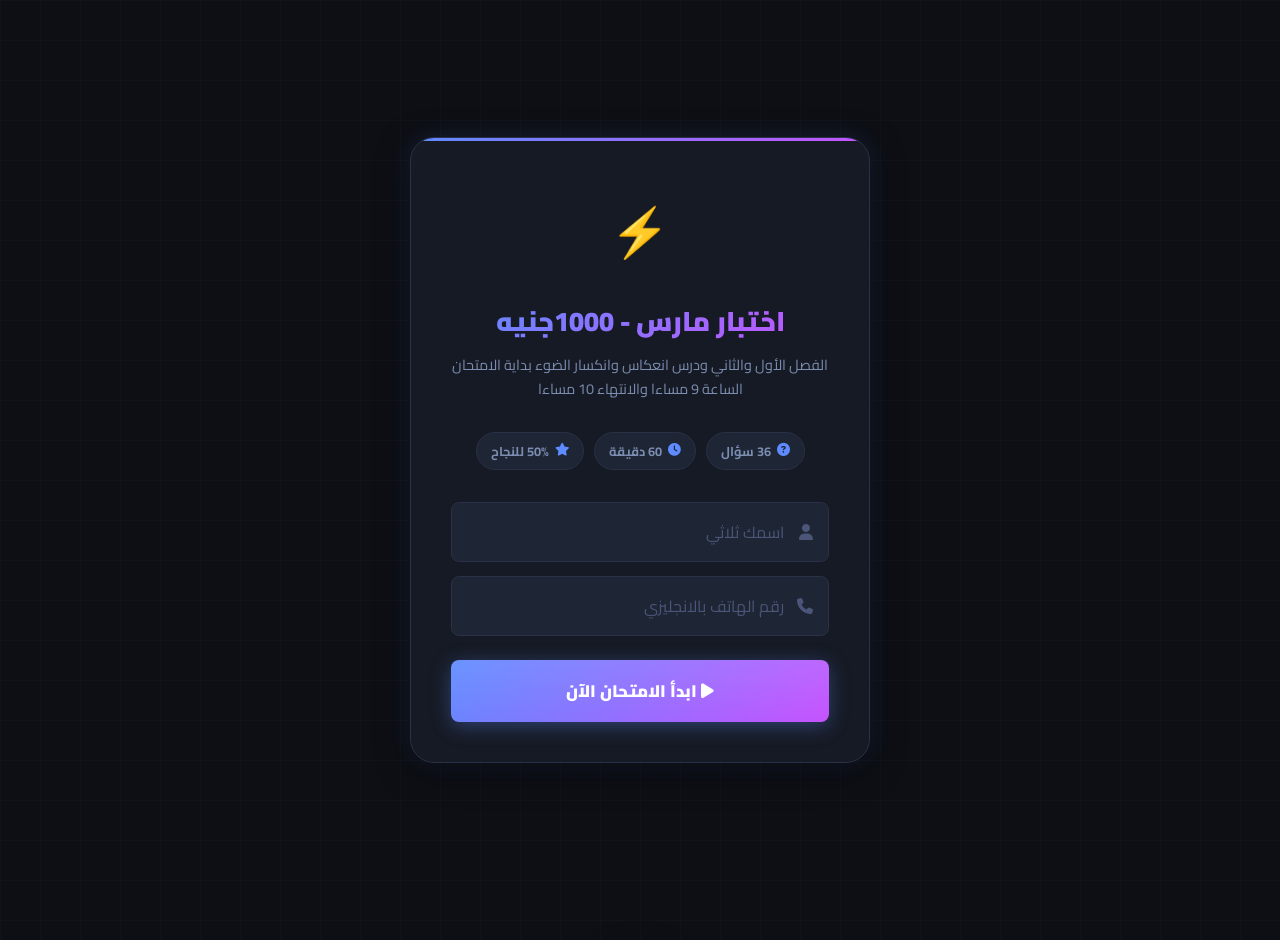
<file: exam.html>
<!DOCTYPE html>
<html lang="ar" dir="rtl">

<head>
    <meta charset="UTF-8" />
    <meta name="viewport" content="width=device-width, initial-scale=1.0" />
    <title>اختبار مارس - هكر الفيزياء</title>
    <link rel="icon" href="logo.png" type="image/png" />
    <link rel="preconnect" href="https://fonts.googleapis.com" />
    <link
        href="https://fonts.googleapis.com/css2?family=Cairo:wght@400;600;700;800;900&family=JetBrains+Mono:wght@400;700&display=swap"
        rel="stylesheet" />
    <link rel="stylesheet" href="https://cdnjs.cloudflare.com/ajax/libs/font-awesome/6.4.0/css/all.min.css" />

    <style>
        /* ============================================================
       CSS VARIABLES & RESET
    ============================================================ */
        :root {
            --bg: #0d0f14;
            --surface: #161a24;
            --surface2: #1e2535;
            --border: #2a3045;
            --border-glow: #3d4f7a;
            --accent: #5e8bff;
            --accent2: #c653ff;
            --accent-grad: linear-gradient(135deg, #5e8bff, #c653ff);
            --green: #22c55e;
            --red: #ef4444;
            --yellow: #f59e0b;
            --text: #e8ecf5;
            --text-muted: #7b8db0;
            --text-dim: #4a5578;
            --radius: 14px;
            --radius-sm: 8px;
            --shadow: 0 8px 32px rgba(0, 0, 0, 0.5);
            --shadow-glow: 0 0 24px rgba(94, 139, 255, 0.18);
            --font: 'Cairo', sans-serif;
            --mono: 'JetBrains Mono', monospace;
            --timer-color: #5e8bff;
        }

        *,
        *::before,
        *::after {
            box-sizing: border-box;
            margin: 0;
            padding: 0;
        }

        html {
            scroll-behavior: smooth;
        }

        body {
            font-family: var(--font);
            background: var(--bg);
            color: var(--text);
            min-height: 100vh;
            overflow-x: hidden;
            /* subtle grid texture */
            background-image:
                linear-gradient(rgba(94, 139, 255, 0.03) 1px, transparent 1px),
                linear-gradient(90deg, rgba(94, 139, 255, 0.03) 1px, transparent 1px);
            background-size: 40px 40px;
        }

        a {
            color: inherit;
            text-decoration: none;
        }

        button {
            font-family: var(--font);
            cursor: pointer;
        }

        input {
            font-family: var(--font);
        }

        /* ============================================================
       SCROLLBAR
    ============================================================ */
        ::-webkit-scrollbar {
            width: 6px;
        }

        ::-webkit-scrollbar-track {
            background: var(--bg);
        }

        ::-webkit-scrollbar-thumb {
            background: var(--border-glow);
            border-radius: 99px;
        }

        /* ============================================================
       STICKY HEADER / TIMER BAR
    ============================================================ */
        #exam-header {
            position: sticky;
            top: 0;
            z-index: 100;
            background: rgba(13, 15, 20, 0.92);
            backdrop-filter: blur(16px);
            border-bottom: 1px solid var(--border);
            padding: 14px 24px;
            /* 🔒 مخفي دايمًا بالـ default — CSS بيتحكم مش inline style */
            display: none !important;
            align-items: center;
            justify-content: space-between;
            gap: 16px;
        }

        /* ✅ بيظهر بس لما الامتحان يبدأ فعلاً */
        body.exam-active #exam-header {
            display: flex !important;
        }

        .header-title {
            font-size: 1rem;
            font-weight: 800;
            color: var(--text);
            display: flex;
            align-items: center;
            gap: 10px;
        }

        .header-title span {
            background: var(--accent-grad);
            -webkit-background-clip: text;
            background-clip: text;
            -webkit-text-fill-color: transparent;
        }

        /* Progress bar under header */
        #progress-track {
            position: absolute;
            bottom: 0;
            left: 0;
            height: 3px;
            width: 100%;
            background: var(--border);
        }

        #progress-fill {
            height: 100%;
            background: var(--accent-grad);
            transition: width 0.4s ease;
            width: 0%;
        }

        /* Timer */
        #timer-wrap {
            display: flex;
            align-items: center;
            gap: 10px;
            background: var(--surface2);
            border: 1px solid var(--border);
            border-radius: 50px;
            padding: 8px 18px;
            font-family: var(--mono);
            font-weight: 700;
            font-size: 1.1rem;
            color: var(--timer-color);
            transition: color 0.3s, border-color 0.3s, background 0.3s;
            min-width: 110px;
            justify-content: center;
        }

        #timer-wrap.warn {
            color: var(--yellow);
            border-color: var(--yellow);
            background: rgba(245, 158, 11, 0.08);
        }

        #timer-wrap.danger {
            color: var(--red);
            border-color: var(--red);
            background: rgba(239, 68, 68, 0.1);
            animation: timerPulse 1s infinite;
        }

        @keyframes timerPulse {

            0%,
            100% {
                box-shadow: none;
            }

            50% {
                box-shadow: 0 0 16px rgba(239, 68, 68, 0.4);
            }
        }

        /* Question counter chip */
        #q-counter {
            font-size: 0.85rem;
            color: var(--text-muted);
            background: var(--surface2);
            border: 1px solid var(--border);
            border-radius: 50px;
            padding: 6px 14px;
            font-weight: 700;
            white-space: nowrap;
        }

        /* ============================================================
       MAIN WRAPPER
    ============================================================ */
        #app {
            max-width: 780px;
            margin: 0 auto;
            padding: 40px 20px 80px;
        }

        /* ============================================================
       SCREEN HELPERS
    ============================================================ */
        .screen:not(.active) {
            display: none !important;
        }

        .screen.active {
            animation: fadeUp 0.4s ease both;
        }

        @keyframes fadeUp {
            from {
                opacity: 0;
                transform: translateY(18px);
            }

            to {
                opacity: 1;
                transform: translateY(0);
            }
        }

        /* ============================================================
       SCREEN: REGISTRATION
    ============================================================ */
        #screen-register {
            display: flex;
            flex-direction: column;
            align-items: center;
            justify-content: center;
            min-height: calc(100vh - 80px);
            text-align: center;
            gap: 0;
        }

        .register-card {
            background: var(--surface);
            border: 1px solid var(--border);
            border-radius: 24px;
            padding: 48px 40px 40px;
            max-width: 460px;
            width: 100%;
            box-shadow: var(--shadow), var(--shadow-glow);
            position: relative;
            overflow: hidden;
        }

        .register-card::before {
            content: '';
            position: absolute;
            top: 0;
            left: 0;
            right: 0;
            height: 3px;
            background: var(--accent-grad);
        }

        .register-icon {
            font-size: 3rem;
            margin-bottom: 20px;
            display: block;
            animation: iconFloat 3s ease-in-out infinite;
        }

        @keyframes iconFloat {

            0%,
            100% {
                transform: translateY(0);
            }

            50% {
                transform: translateY(-8px);
            }
        }

        .register-card h1 {
            font-size: 1.7rem;
            font-weight: 900;
            margin-bottom: 6px;
            background: var(--accent-grad);
            -webkit-background-clip: text;
            background-clip: text;
            -webkit-text-fill-color: transparent;
        }

        .register-card .subtitle {
            font-size: 0.9rem;
            color: var(--text-muted);
            margin-bottom: 32px;
            line-height: 1.6;
        }

        .exam-meta-chips {
            display: flex;
            justify-content: center;
            gap: 10px;
            flex-wrap: wrap;
            margin-bottom: 32px;
        }

        .chip {
            background: var(--surface2);
            border: 1px solid var(--border);
            border-radius: 50px;
            padding: 6px 14px;
            font-size: 0.8rem;
            font-weight: 700;
            color: var(--text-muted);
            display: flex;
            align-items: center;
            gap: 6px;
        }

        .chip i {
            color: var(--accent);
        }

        /* Form fields */
        .field-group {
            display: flex;
            flex-direction: column;
            gap: 14px;
            margin-bottom: 24px;
        }

        .field-wrap {
            position: relative;
        }

        .field-wrap i {
            position: absolute;
            right: 16px;
            top: 50%;
            transform: translateY(-50%);
            color: var(--text-dim);
            font-size: 1rem;
            pointer-events: none;
            transition: color 0.2s;
        }

        .field-wrap input {
            width: 100%;
            background: var(--surface2);
            border: 1px solid var(--border);
            border-radius: var(--radius-sm);
            padding: 14px 44px 14px 16px;
            font-size: 1rem;
            color: var(--text);
            outline: none;
            transition: border-color 0.2s, box-shadow 0.2s;
            direction: rtl;
        }

        .field-wrap input::placeholder {
            color: var(--text-dim);
        }

        .field-wrap input:focus {
            border-color: var(--accent);
            box-shadow: 0 0 0 3px rgba(94, 139, 255, 0.15);
        }

        .field-wrap input:focus+i {
            color: var(--accent);
        }

        /* warning message */
        #register-warning {
            color: var(--red);
            font-size: 0.85rem;
            margin-bottom: 16px;
            min-height: 20px;
            font-weight: 700;
            display: none;
        }

        /* ============================================================
       PRIMARY BUTTON
    ============================================================ */
        .btn-primary {
            width: 100%;
            background: var(--accent-grad);
            color: white;
            border: none;
            border-radius: var(--radius-sm);
            padding: 15px;
            font-size: 1.05rem;
            font-weight: 900;
            transition: opacity 0.2s, transform 0.15s, box-shadow 0.2s;
            box-shadow: 0 4px 20px rgba(94, 139, 255, 0.35);
            position: relative;
            overflow: hidden;
        }

        .btn-primary:hover {
            opacity: 0.92;
            transform: translateY(-1px);
            box-shadow: 0 6px 28px rgba(94, 139, 255, 0.45);
        }

        .btn-primary:active {
            transform: translateY(0);
        }

        .btn-primary::after {
            content: '';
            position: absolute;
            inset: 0;
            background: linear-gradient(rgba(255, 255, 255, 0.08), transparent);
        }

        /* ============================================================
       SCREEN: EXAM — TYPE B (STANDARD)
    ============================================================ */
        .question-card {
            background: var(--surface);
            border: 1px solid var(--border);
            border-radius: 20px;
            padding: 36px 32px 28px;
            box-shadow: var(--shadow);
            position: relative;
            overflow: hidden;
        }

        .question-card::before {
            content: '';
            position: absolute;
            top: 0;
            right: 0;
            width: 140px;
            height: 140px;
            background: radial-gradient(circle, rgba(94, 139, 255, 0.07) 0%, transparent 70%);
            pointer-events: none;
        }

        .q-number-badge {
            display: inline-flex;
            align-items: center;
            justify-content: center;
            background: var(--accent-grad);
            color: white;
            font-size: 0.8rem;
            font-weight: 900;
            width: 34px;
            height: 34px;
            border-radius: 50%;
            margin-bottom: 18px;
            font-family: var(--mono);
            flex-shrink: 0;
        }

        .q-header {
            display: flex;
            align-items: flex-start;
            gap: 14px;
            margin-bottom: 24px;
        }

        .q-text {
            font-size: 1.15rem;
            font-weight: 700;
            line-height: 1.75;
            color: var(--text);
            flex: 1;
        }

        .q-image {
            width: 100%;
            max-height: 260px;
            object-fit: contain;
            border-radius: var(--radius-sm);
            border: 1px solid var(--border);
            margin-bottom: 24px;
            background: var(--surface2);
        }

        /* Options */
        .options-grid {
            display: flex;
            flex-direction: column;
            gap: 12px;
        }

        .option-btn {
            display: flex;
            align-items: center;
            gap: 14px;
            background: var(--surface2);
            border: 1.5px solid var(--border);
            border-radius: var(--radius-sm);
            padding: 14px 18px;
            font-size: 1rem;
            font-weight: 600;
            color: var(--text);
            text-align: right;
            transition: border-color 0.2s, background 0.2s, transform 0.15s;
            cursor: pointer;
            width: 100%;
        }

        .option-btn:hover:not(:disabled) {
            border-color: var(--accent);
            background: rgba(94, 139, 255, 0.07);
            transform: translateX(-3px);
        }

        .option-btn .opt-letter {
            min-width: 32px;
            height: 32px;
            border-radius: 50%;
            background: var(--surface);
            border: 1.5px solid var(--border);
            display: flex;
            align-items: center;
            justify-content: center;
            font-family: var(--mono);
            font-size: 0.8rem;
            font-weight: 700;
            color: var(--text-muted);
            transition: 0.2s;
            flex-shrink: 0;
        }

        /* Selected */
        .option-btn.selected {
            border-color: var(--accent);
            background: rgba(94, 139, 255, 0.1);
        }

        .option-btn.selected .opt-letter {
            background: var(--accent);
            border-color: var(--accent);
            color: white;
        }

        /* After submit: correct / wrong */
        .option-btn.correct {
            border-color: var(--green) !important;
            background: rgba(34, 197, 94, 0.1) !important;
        }

        .option-btn.correct .opt-letter {
            background: var(--green) !important;
            border-color: var(--green) !important;
            color: white !important;
        }

        .option-btn.wrong {
            border-color: var(--red) !important;
            background: rgba(239, 68, 68, 0.08) !important;
        }

        .option-btn.wrong .opt-letter {
            background: var(--red) !important;
            border-color: var(--red) !important;
            color: white !important;
        }

        .option-btn img.opt-image {
            max-height: 60px;
            object-fit: contain;
            border-radius: 4px;
        }

        /* Option text (fills remaining space) */
        .opt-text {
            flex: 1;
            line-height: 1.5;
        }

        /* Explanation box */
        .explanation-box {
            margin-top: 20px;
            background: rgba(34, 197, 94, 0.07);
            border: 1px solid rgba(34, 197, 94, 0.3);
            border-radius: var(--radius-sm);
            padding: 14px 16px;
            font-size: 0.9rem;
            color: var(--text-muted);
            line-height: 1.65;
            display: none;
            animation: fadeUp 0.3s ease both;
        }

        .explanation-box .exp-label {
            color: var(--green);
            font-weight: 800;
            display: flex;
            align-items: center;
            gap: 6px;
            margin-bottom: 6px;
        }

        /* Navigation buttons */
        .nav-row {
            display: flex;
            justify-content: space-between;
            align-items: center;
            margin-top: 28px;
            gap: 12px;
        }

        .btn-nav {
            background: var(--surface2);
            border: 1px solid var(--border);
            border-radius: var(--radius-sm);
            padding: 12px 24px;
            font-size: 0.95rem;
            font-weight: 700;
            color: var(--text);
            transition: 0.2s;
            display: flex;
            align-items: center;
            gap: 8px;
        }

        .btn-nav:hover {
            border-color: var(--accent);
            background: rgba(94, 139, 255, 0.07);
        }

        .btn-nav:disabled {
            opacity: 0.3;
            cursor: not-allowed;
        }

        .btn-submit-exam {
            background: var(--accent-grad);
            color: white;
            border: none;
            border-radius: var(--radius-sm);
            padding: 13px 28px;
            font-size: 1rem;
            font-weight: 900;
            display: none;
            align-items: center;
            gap: 8px;
            transition: 0.2s;
            box-shadow: 0 4px 20px rgba(94, 139, 255, 0.3);
        }

        .btn-submit-exam:hover {
            transform: translateY(-1px);
            box-shadow: 0 6px 28px rgba(94, 139, 255, 0.45);
        }

        .btn-submit-exam.visible {
            display: flex;
        }

        /* Question map dots */
        #q-map {
            display: flex;
            flex-wrap: wrap;
            gap: 8px;
            margin-bottom: 28px;
            background: var(--surface);
            border: 1px solid var(--border);
            border-radius: var(--radius);
            padding: 16px;
        }

        .q-dot {
            width: 32px;
            height: 32px;
            border-radius: 6px;
            background: var(--surface2);
            border: 1.5px solid var(--border);
            font-size: 0.75rem;
            font-family: var(--mono);
            font-weight: 700;
            color: var(--text-dim);
            display: flex;
            align-items: center;
            justify-content: center;
            cursor: pointer;
            transition: 0.2s;
        }

        .q-dot:hover {
            border-color: var(--accent);
            color: var(--accent);
        }

        .q-dot.answered {
            background: rgba(94, 139, 255, 0.15);
            border-color: var(--accent);
            color: var(--accent);
        }

        .q-dot.current {
            background: var(--accent);
            border-color: var(--accent);
            color: white;
        }

        /* ============================================================
       SCREEN: EXAM — TYPE A (BUBBLE SHEET)
    ============================================================ */
        .exam-images-section {
            margin-bottom: 32px;
        }

        .exam-images-section h3 {
            font-size: 1rem;
            font-weight: 800;
            color: var(--text-muted);
            margin-bottom: 16px;
            display: flex;
            align-items: center;
            gap: 8px;
        }

        .exam-images-grid {
            display: flex;
            flex-direction: column;
            gap: 12px;
        }

        .exam-img {
            width: 100%;
            border-radius: var(--radius);
            border: 1px solid var(--border);
            display: block;
            cursor: zoom-in;
            transition: transform 0.2s;
        }

        .exam-img:hover {
            transform: scale(1.01);
        }

        /* Bubble Sheet */
        .bubble-sheet {
            background: var(--surface);
            border: 1px solid var(--border);
            border-radius: 20px;
            padding: 28px 24px;
            box-shadow: var(--shadow);
        }

        .bubble-sheet h3 {
            font-size: 1.1rem;
            font-weight: 900;
            margin-bottom: 20px;
            color: var(--text);
            display: flex;
            align-items: center;
            gap: 10px;
        }

        .bubble-row {
            display: flex;
            align-items: center;
            gap: 12px;
            padding: 10px 0;
            border-bottom: 1px solid var(--border);
            direction: rtl;
        }

        .bubble-row:last-child {
            border-bottom: none;
        }

        .bubble-q-num {
            font-family: var(--mono);
            font-size: 0.85rem;
            font-weight: 700;
            color: var(--text-muted);
            min-width: 32px;
            text-align: center;
        }

        .bubble-options {
            display: flex;
            gap: 10px;
        }

        .bubble-circle {
            width: 38px;
            height: 38px;
            border-radius: 50%;
            background: var(--surface2);
            border: 2px solid var(--border);
            display: flex;
            align-items: center;
            justify-content: center;
            font-size: 0.85rem;
            font-weight: 800;
            color: var(--text-muted);
            cursor: pointer;
            transition: 0.2s;
            flex-shrink: 0;
        }

        .bubble-circle:hover {
            border-color: var(--accent);
            color: var(--accent);
        }

        .bubble-circle.filled {
            background: var(--accent);
            border-color: var(--accent);
            color: white;
        }

        .bubble-circle.correct {
            background: var(--green) !important;
            border-color: var(--green) !important;
            color: white !important;
        }

        .bubble-circle.wrong {
            background: var(--red) !important;
            border-color: var(--red) !important;
            color: white !important;
        }

        .bubble-submit-row {
            margin-top: 28px;
            text-align: center;
        }

        /* ============================================================
       SCREEN: SUBMITTING (LOADING)
    ============================================================ */
        #screen-submitting {
            display: flex;
            flex-direction: column;
            align-items: center;
            justify-content: center;
            min-height: calc(100vh - 80px);
            text-align: center;
            gap: 20px;
        }

        .spinner {
            width: 56px;
            height: 56px;
            border: 4px solid var(--border);
            border-top-color: var(--accent);
            border-radius: 50%;
            animation: spin 0.8s linear infinite;
        }

        @keyframes spin {
            to {
                transform: rotate(360deg);
            }
        }

        #screen-submitting p {
            color: var(--text-muted);
            font-size: 1rem;
            font-weight: 600;
        }

        /* ============================================================
       SCREEN: RESULTS
    ============================================================ */
        #screen-results {
            display: flex;
            flex-direction: column;
            align-items: center;
            text-align: center;
        }

        .result-card {
            background: var(--surface);
            border: 1px solid var(--border);
            border-radius: 24px;
            padding: 48px 36px 36px;
            max-width: 500px;
            width: 100%;
            box-shadow: var(--shadow), var(--shadow-glow);
            position: relative;
            overflow: hidden;
            margin-bottom: 32px;
        }

        .result-card::before {
            content: '';
            position: absolute;
            top: 0;
            left: 0;
            right: 0;
            height: 3px;
            background: var(--accent-grad);
        }

        .result-emoji {
            font-size: 4rem;
            display: block;
            margin-bottom: 16px;
            animation: iconFloat 3s ease-in-out infinite;
        }

        .result-score-ring {
            position: relative;
            width: 140px;
            height: 140px;
            margin: 0 auto 20px;
        }

        .result-score-ring svg {
            width: 140px;
            height: 140px;
            transform: rotate(-90deg);
        }

        .score-bg-circle {
            fill: none;
            stroke: var(--surface2);
            stroke-width: 10;
        }

        .score-fill-circle {
            fill: none;
            stroke-width: 10;
            stroke-linecap: round;
            stroke-dasharray: 345;
            stroke-dashoffset: 345;
            transition: stroke-dashoffset 1.2s cubic-bezier(0.34, 1.56, 0.64, 1);
        }

        .score-text-wrap {
            position: absolute;
            inset: 0;
            display: flex;
            flex-direction: column;
            align-items: center;
            justify-content: center;
        }

        .score-percent {
            font-family: var(--mono);
            font-size: 1.8rem;
            font-weight: 700;
            color: var(--text);
            line-height: 1;
        }

        .score-label {
            font-size: 0.75rem;
            color: var(--text-muted);
            font-weight: 700;
            margin-top: 4px;
        }

        .result-name {
            font-size: 1.3rem;
            font-weight: 900;
            margin-bottom: 6px;
            background: var(--accent-grad);
            -webkit-background-clip: text;
            background-clip: text;
            -webkit-text-fill-color: transparent;
        }

        .result-detail {
            font-size: 0.9rem;
            color: var(--text-muted);
            margin-bottom: 24px;
            line-height: 1.7;
        }

        .result-stats {
            display: grid;
            grid-template-columns: repeat(3, 1fr);
            gap: 12px;
            margin-bottom: 24px;
        }

        .stat-box {
            background: var(--surface2);
            border: 1px solid var(--border);
            border-radius: var(--radius-sm);
            padding: 14px 10px;
        }

        .stat-box .stat-val {
            font-family: var(--mono);
            font-size: 1.4rem;
            font-weight: 700;
            margin-bottom: 4px;
        }

        .stat-box .stat-key {
            font-size: 0.75rem;
            color: var(--text-muted);
            font-weight: 700;
        }

        .stat-box.correct .stat-val {
            color: var(--green);
        }

        .stat-box.wrong .stat-val {
            color: var(--red);
        }

        .stat-box.score .stat-val {
            color: var(--accent);
        }

        .pass-badge {
            display: inline-flex;
            align-items: center;
            gap: 6px;
            padding: 8px 18px;
            border-radius: 50px;
            font-size: 0.9rem;
            font-weight: 800;
            margin-bottom: 20px;
        }

        .pass-badge.passed {
            background: rgba(34, 197, 94, 0.12);
            border: 1px solid var(--green);
            color: var(--green);
        }

        .pass-badge.failed {
            background: rgba(239, 68, 68, 0.1);
            border: 1px solid var(--red);
            color: var(--red);
        }

        /* Review answers section */
        #review-section {
            width: 100%;
            max-width: 780px;
        }

        #review-section h2 {
            font-size: 1.2rem;
            font-weight: 900;
            margin-bottom: 20px;
            color: var(--text);
            display: flex;
            align-items: center;
            gap: 10px;
        }

        /* ============================================================
       SCREEN: WAITING (showModelAnswer = false, submitted)
    ============================================================ */
        #screen-waiting {
            display: flex;
            flex-direction: column;
            align-items: center;
            justify-content: center;
            min-height: calc(100vh - 80px);
            text-align: center;
            padding: 40px 20px;
        }

        .waiting-card {
            background: var(--surface);
            border: 1px solid var(--border-glow);
            border-radius: 24px;
            padding: 48px 36px;
            max-width: 460px;
            width: 100%;
            box-shadow: var(--shadow), var(--shadow-glow);
            position: relative;
            overflow: hidden;
        }

        .waiting-card::before {
            content: '';
            position: absolute;
            top: 0;
            left: 0;
            right: 0;
            height: 3px;
            background: linear-gradient(135deg, #f59e0b, #c653ff);
        }

        .waiting-icon {
            font-size: 3.2rem;
            margin-bottom: 18px;
            display: block;
            animation: iconFloat 3s ease-in-out infinite;
        }

        .waiting-card h2 {
            font-size: 1.4rem;
            font-weight: 900;
            margin-bottom: 12px;
            color: var(--text);
        }

        .waiting-card .waiting-msg {
            font-size: 1rem;
            color: var(--text-muted);
            line-height: 1.75;
            margin-bottom: 28px;
        }

        .waiting-submitted-badge {
            display: inline-flex;
            align-items: center;
            gap: 8px;
            background: rgba(34, 197, 94, 0.1);
            border: 1px solid var(--green);
            color: var(--green);
            border-radius: 50px;
            padding: 8px 20px;
            font-size: 0.9rem;
            font-weight: 800;
            margin-bottom: 24px;
        }

        .waiting-name-display {
            font-size: 1.1rem;
            font-weight: 800;
            background: var(--accent-grad);
            -webkit-background-clip: text;
            background-clip: text;
            -webkit-text-fill-color: transparent;
            margin-bottom: 6px;
        }

        /* ============================================================
       SCREEN: LOCKED (Already submitted)
    ============================================================ */
        #screen-locked {
            display: flex;
            flex-direction: column;
            align-items: center;
            justify-content: center;
            min-height: calc(100vh - 80px);
            text-align: center;
            padding: 40px 20px;
        }

        .locked-card {
            background: var(--surface);
            border: 1px solid var(--border);
            border-radius: 24px;
            padding: 48px 36px;
            max-width: 420px;
            width: 100%;
            box-shadow: var(--shadow);
        }

        .locked-card .lock-icon {
            font-size: 3rem;
            margin-bottom: 16px;
            color: var(--yellow);
            display: block;
        }

        .locked-card h2 {
            font-size: 1.4rem;
            font-weight: 900;
            margin-bottom: 10px;
        }

        .locked-card p {
            color: var(--text-muted);
            line-height: 1.7;
            margin-bottom: 24px;
        }

        .prev-score-display {
            background: var(--surface2);
            border: 1px solid var(--border);
            border-radius: var(--radius-sm);
            padding: 20px;
            margin-bottom: 20px;
        }

        .prev-score-display .big-score {
            font-family: var(--mono);
            font-size: 2.5rem;
            font-weight: 700;
            color: var(--accent);
        }

        .prev-score-display .score-sub {
            font-size: 0.85rem;
            color: var(--text-muted);
            margin-top: 4px;
        }

        /* ============================================================
       NETWORK ERROR TOAST
    ============================================================ */
        #toast {
            position: fixed;
            bottom: 24px;
            left: 50%;
            transform: translateX(-50%) translateY(100px);
            background: #1e2535;
            border: 1px solid var(--border);
            border-radius: 50px;
            padding: 12px 24px;
            font-size: 0.9rem;
            font-weight: 700;
            color: var(--text);
            z-index: 9999;
            transition: transform 0.3s ease;
            white-space: nowrap;
            box-shadow: var(--shadow);
            display: flex;
            align-items: center;
            gap: 8px;
        }

        #toast.show {
            transform: translateX(-50%) translateY(0);
        }

        #toast.error {
            border-color: var(--red);
            color: var(--red);
        }

        #toast.success {
            border-color: var(--green);
            color: var(--green);
        }

        /* ============================================================
       UNANSWERED WARNING MODAL
    ============================================================ */
        #modal-overlay {
            position: fixed;
            inset: 0;
            background: rgba(0, 0, 0, 0.7);
            z-index: 1000;
            display: none;
            align-items: center;
            justify-content: center;
            padding: 20px;
            backdrop-filter: blur(4px);
        }

        #modal-overlay.open {
            display: flex;
        }

        .modal-card {
            background: var(--surface);
            border: 1px solid var(--border);
            border-radius: 20px;
            padding: 36px 28px 28px;
            max-width: 400px;
            width: 100%;
            text-align: center;
            box-shadow: var(--shadow);
            animation: fadeUp 0.3s ease;
        }

        .modal-card h3 {
            font-size: 1.2rem;
            font-weight: 900;
            margin-bottom: 10px;
            color: var(--yellow);
        }

        .modal-card p {
            color: var(--text-muted);
            font-size: 0.95rem;
            line-height: 1.6;
            margin-bottom: 24px;
        }

        .modal-btns {
            display: flex;
            gap: 12px;
            justify-content: center;
        }

        .btn-modal-cancel {
            background: var(--surface2);
            border: 1px solid var(--border);
            border-radius: var(--radius-sm);
            padding: 11px 22px;
            font-size: 0.95rem;
            font-weight: 700;
            color: var(--text);
            transition: 0.2s;
        }

        .btn-modal-cancel:hover {
            border-color: var(--accent);
        }

        .btn-modal-confirm {
            background: linear-gradient(135deg, var(--red), #c026d3);
            color: white;
            border: none;
            border-radius: var(--radius-sm);
            padding: 11px 22px;
            font-size: 0.95rem;
            font-weight: 900;
            transition: 0.2s;
            box-shadow: 0 4px 16px rgba(239, 68, 68, 0.3);
        }

        .btn-modal-confirm:hover {
            transform: translateY(-1px);
        }

        /* ============================================================
       RESPONSIVE
    ============================================================ */
        @media (max-width: 600px) {
            #app {
                padding: 20px 14px 60px;
            }

            .question-card {
                padding: 24px 18px 20px;
            }

            .register-card {
                padding: 32px 22px 28px;
            }

            .q-text {
                font-size: 1.05rem;
            }

            .result-stats {
                grid-template-columns: repeat(3, 1fr);
            }

            .bubble-circle {
                width: 34px;
                height: 34px;
                font-size: 0.8rem;
            }

            .bubble-options {
                gap: 7px;
            }

            #exam-header {
                padding: 12px 14px;
            }

            #q-counter {
                display: none;
            }
        }

        @media (max-width: 400px) {
            .result-stats {
                grid-template-columns: repeat(2, 1fr);
            }

            .bubble-options {
                gap: 5px;
            }

            .bubble-circle {
                width: 30px;
                height: 30px;
            }
        }

        /* ============================================================
        unanswered (missed) option style - for review mode
  ============================================================ */
        .option-btn.missed {
            border-color: var(--yellow) !important;
            background: rgba(245, 158, 11, 0.1) !important;
        }

        .option-btn.missed .opt-letter {
            background: var(--yellow) !important;
            border-color: var(--yellow) !important;
            color: #000 !important;
        }

        /* ستايل التفسير المخفي (Accordion) */
        .explanation-box {
            margin-top: 20px;
            background: rgba(0, 0, 0, 0.2);
            border: 1px solid var(--border);
            border-radius: var(--radius-sm);
            overflow: hidden;
            transition: 0.3s;
        }

        .exp-header {
            padding: 14px 16px;
            color: var(--green);
            font-weight: 800;
            cursor: pointer;
            display: flex;
            align-items: center;
            gap: 8px;
            user-select: none;
            transition: background 0.2s;
        }

        .exp-header:hover {
            background: rgba(34, 197, 94, 0.05);
        }

        .exp-content {
            padding: 0 16px;
            max-height: 0;
            opacity: 0;
            color: var(--text-muted);
            line-height: 1.65;
            transition: all 0.3s ease-in-out;
        }

        /* لما الطالب يدوس على التفسير الكلاس open بيضاف */
        .explanation-box.open .exp-content {
            max-height: 500px;
            opacity: 1;
            padding: 0 16px 16px 16px;
        }

        .explanation-box.open .exp-header i.fa-chevron-down {
            transform: rotate(180deg);
        }
    </style>
</head>

<body>

    <!-- ════════════════════════════════════════
       STICKY HEADER (Timer + Progress)
  ════════════════════════════════════════ -->
    <div id="exam-header">
        <div class="header-title">
            <i class="fa-solid fa-atom"
                style="background: var(--accent-grad); -webkit-background-clip: text; background-clip: text; -webkit-text-fill-color: transparent;"></i>
            <span id="header-exam-title">الامتحان</span>
        </div>
        <div id="q-counter">السؤال <span id="q-current">1</span> / <span id="q-total">10</span></div>
        <div id="timer-wrap">
            <i class="fa-solid fa-clock"></i>
            <span id="timer-display">15:00</span>
        </div>
        <div id="progress-track">
            <div id="progress-fill"></div>
        </div>
    </div>

    <div id="app">

        <!-- ════════════════════════════════════
         SCREEN 1: REGISTRATION
    ════════════════════════════════════ -->
        <div id="screen-register" class="screen active">
            <div class="register-card">
                <span class="register-icon">⚡</span>
                <h1 id="reg-title">اختبار مارس </h1>
                <p class="subtitle" id="reg-subtitle">الفصل الأول والثاني ودرس انعكاس وانكسار الضوء</p>

                <div class="exam-meta-chips">
                    <div class="chip"><i class="fa-solid fa-circle-question"></i> <span id="chip-qcount">10 أسئلة</span>
                    </div>
                    <div class="chip"><i class="fa-solid fa-clock"></i> <span id="chip-time">15 دقيقة</span></div>
                    <div class="chip"><i class="fa-solid fa-star"></i> <span id="chip-pass">50% للنجاح</span></div>
                </div>

                <div class="field-group">
                    <div class="field-wrap">
                        <input type="text" id="input-name" placeholder="اسمك ثلاثي" autocomplete="name" />
                        <i class="fa-solid fa-user"></i>
                    </div>
                    <div class="field-wrap">
                        <input type="tel" id="input-phone" placeholder="رقم الهاتف بالانجليزي" autocomplete="tel"
                            inputmode="numeric" />
                        <i class="fa-solid fa-phone"></i>
                    </div>
                </div>

                <div id="register-warning"></div>

                <button class="btn-primary" onclick="startExam()">
                    <i class="fa-solid fa-play"></i> ابدأ الامتحان الآن
                </button>
            </div>
        </div>

        <!-- ════════════════════════════════════
         SCREEN 2A: STANDARD EXAM (Type B)
    ════════════════════════════════════ -->
        <div id="screen-standard" class="screen">
            <!-- Question map -->
            <div id="q-map"></div>

            <!-- Question card (dynamically rendered) -->
            <div id="question-render"></div>

            <!-- Navigation -->
            <div class="nav-row">
                <button class="btn-nav" id="btn-prev" onclick="navigateQ(-1)" disabled>
                    <i class="fa-solid fa-arrow-right"></i> السابق
                </button>
                <button class="btn-submit-exam" id="btn-submit-standard" onclick="requestSubmit()">
                    <i class="fa-solid fa-paper-plane"></i> تسليم الامتحان
                </button>
                <button class="btn-nav" id="btn-next" onclick="navigateQ(1)">
                    التالي <i class="fa-solid fa-arrow-left"></i>
                </button>
            </div>
        </div>

        <!-- ════════════════════════════════════
         SCREEN 2B: BUBBLE SHEET (Type A)
    ════════════════════════════════════ -->
        <div id="screen-bubble" class="screen">
            <div class="exam-images-section">
                <h3><i class="fa-solid fa-image"></i> ورقة الامتحان</h3>
                <div class="exam-images-grid" id="bubble-images"></div>
            </div>

            <div class="bubble-sheet">
                <h3><i class="fa-solid fa-table-cells"></i> ورقة الإجابات</h3>
                <div id="bubble-rows"></div>
                <div class="bubble-submit-row">
                    <button class="btn-primary" style="max-width:280px;margin:0 auto;" onclick="requestSubmit()">
                        <i class="fa-solid fa-paper-plane"></i> تسليم الامتحان
                    </button>
                </div>
            </div>
        </div>

        <!-- ════════════════════════════════════
         SCREEN 3: SUBMITTING
    ════════════════════════════════════ -->
        <div id="screen-submitting" class="screen">
            <div class="spinner"></div>
            <p>جاري تسليم الامتحان وحفظ نتيجتك…</p>
        </div>

        <!-- ════════════════════════════════════
         SCREEN 4: RESULTS
    ════════════════════════════════════ -->
        <div id="screen-results" class="screen">
            <div class="result-card">
                <span class="result-emoji" id="result-emoji">🎉</span>

                <div class="result-score-ring">
                    <svg viewBox="0 0 120 120">
                        <circle class="score-bg-circle" cx="60" cy="60" r="55" />
                        <circle class="score-fill-circle" id="score-arc" cx="60" cy="60" r="55" />
                    </svg>
                    <div class="score-text-wrap">
                        <div class="score-percent" id="score-percent-txt">0%</div>
                        <div class="score-label">نتيجتك</div>
                    </div>
                </div>

                <div class="result-name" id="result-name-display"></div>

                <div id="pass-badge-wrap"></div>

                <div class="result-stats">
                    <div class="stat-box correct">
                        <div class="stat-val" id="stat-correct">0</div>
                        <div class="stat-key">صح ✅</div>
                    </div>
                    <div class="stat-box wrong">
                        <div class="stat-val" id="stat-wrong">0</div>
                        <div class="stat-key">غلط ❌</div>
                    </div>
                    <div class="stat-box score">
                        <div class="stat-val" id="stat-score">0</div>
                        <div class="stat-key">/ <span id="stat-total">0</span></div>
                    </div>
                </div>

                <p class="result-detail" id="result-message"></p>
            </div>

            <!-- Review section (standard mode only) -->
            <div id="review-section">
                <h2><i class="fa-solid fa-magnifying-glass"></i> مراجعة الإجابات</h2>
                <div id="review-render"></div>
            </div>
        </div>

        <!-- ════════════════════════════════════
         SCREEN 4B: WAITING (showModelAnswer=false)
    ════════════════════════════════════ -->
        <div id="screen-waiting" class="screen">
            <div class="waiting-card">
                <span class="waiting-icon">⏳</span>
                <div class="waiting-submitted-badge">
                    <i class="fa-solid fa-circle-check"></i>
                    تم استلام إجاباتك بنجاح
                </div>
                <div class="waiting-name-display" id="waiting-name"></div>
                <h2>النتيجة غير متاحة الآن</h2>
                <p class="waiting-msg">
                    يرجى العودة بعد انتهاء وقت الامتحان لجميع الطلاب<br>
                    لمشاهدة نتيجتك والإجابات الصحيحة.
                </p>
                <a href="index.html">
                    <button class="btn-primary" style="max-width:260px;margin:0 auto;">
                        <i class="fa-solid fa-arrow-right"></i> العودة للمنصة
                    </button>
                </a>
            </div>
        </div>

        <!-- ════════════════════════════════════
         SCREEN 5: LOCKED
    ════════════════════════════════════ -->
        <div id="screen-locked" class="screen">
            <div class="locked-card">
                <span class="lock-icon"><i class="fa-solid fa-lock"></i></span>
                <h2>لقد سبق وأديت هذا الامتحان</h2>
                <p>يمكنك أداء الامتحان مرة واحدة فقط .</p>

                <div class="prev-score-display">
                    <div class="big-score" id="locked-score">—</div>
                    <div class="score-sub" id="locked-detail">—</div>
                </div>

                <a href="index.html">
                    <button class="btn-primary" style="max-width:260px;margin:0 auto;">
                        <i class="fa-solid fa-arrow-right"></i> العودة للمنصة
                    </button>
                </a>
            </div>
        </div>

    </div><!-- /#app -->

    <!-- ════════════════════════════════════
       UNANSWERED QUESTIONS MODAL
  ════════════════════════════════════ -->
    <div id="modal-overlay">
        <div class="modal-card">
            <h3><i class="fa-solid fa-triangle-exclamation"></i> أسئلة بدون إجابة!</h3>
            <p id="modal-message">لديك أسئلة لم تجب عليها. هل أنت متأكد من التسليم؟</p>
            <div class="modal-btns">
                <button class="btn-modal-cancel" onclick="closeModal()">رجوع</button>
                <button class="btn-modal-confirm" onclick="confirmSubmit()">تسليم الآن</button>
            </div>
        </div>
    </div>

    <!-- ════════════════════════════════════
       TOAST
  ════════════════════════════════════ -->
    <div id="toast"></div>


    <!-- ════════════════════════════════════
       LOAD EXAM CONFIG
  ════════════════════════════════════ -->
    <script src="exam-config.js"></script>

    <!-- ════════════════════════════════════
       EXAM ENGINE
  ════════════════════════════════════ -->
    <script>
        /* ============================================================
           EXAM ENGINE — هكر الفيزياء (النسخة الآمنة 🔒)
           التغييرات عن النسخة القديمة:
           ✅ حذف calculateScore() — التصحيح على السيرفر فقط
           ✅ confirmSubmit() يبعت الإجابات ويستنى الرد
           ✅ sendToServer() تستقبل النتيجة كاملة من Code.gs
           ✅ renderReview() تشتغل مع details الجاية من السيرفر
           ✅ زر retry لو الـ network فشل
        ============================================================ */

        // ─── State ───────────────────────────────────────────────────
        const State = {
            name: '',
            phone: '',
            studentId: '',      // 🔑 ID ثابت للجهاز — نفس الـ ID على كل browsers
            tabSwitchCount: 0,  // ⚠️ عدد مرات الخروج من صفحة الامتحان
            currentQ: 0,
            answers: {},
            timerInterval: null,
            secondsLeft: 0,
            submitted: false,
            questions: [],
        };

        // ═══════════════════════════════════════════════════════════
        //  generateDeviceId — بصمة الجهاز بدون localStorage
        //
        //  خصائص Hardware ثابتة مهما غيرت الـ browser:
        //  screen resolution, color depth, CPU cores, device memory,
        //  timezone, language, platform
        //  → SHA-256 → DEV-XXXXXXXXXXXXXXXX (نفس الجهاز = نفس الЭ ID على Chrome وFirefox وSafari)
        // ══════════════════════════════════════════════════════════
        async function generateDeviceId() {
            const props = [
                screen.width + 'x' + screen.height,
                screen.colorDepth,
                navigator.hardwareConcurrency || 0,
                navigator.deviceMemory || 0,
                Intl.DateTimeFormat().resolvedOptions().timeZone,
                navigator.language,
                navigator.platform || '',
            ].join('|');

            try {
                const buf = await crypto.subtle.digest('SHA-256', new TextEncoder().encode(props));
                const hex = Array.from(new Uint8Array(buf)).map(b => b.toString(16).padStart(2, '0')).join('');
                return 'DEV-' + hex.substring(0, 16).toUpperCase();
            } catch (e) {
                // fallback لو ممش على HTTPS
                let h = 0;
                for (let i = 0; i < props.length; i++) h = Math.imul(31, h) + props.charCodeAt(i) | 0;
                return 'DEV-' + Math.abs(h).toString(16).toUpperCase().padStart(8, '0');
            }
        }

        // ─── Helpers ─────────────────────────────────────────────────
        const $ = id => document.getElementById(id);
        const LETTERS = ['أ', 'ب', 'ج', 'د', 'هـ', 'و'];
        const AB_LETTERS = ['A', 'B', 'C', 'D', 'E', 'F'];

        function showScreen(id) {
            document.querySelectorAll('.screen').forEach(s => s.classList.remove('active'));
            $(id).classList.add('active');
        }

        function showToast(msg, type = '', duration = 3500) {
            const t = $('toast');
            t.textContent = '';
            t.className = 'show ' + type;
            const ico = document.createElement('i');
            ico.className = type === 'error' ? 'fa-solid fa-circle-xmark' : 'fa-solid fa-circle-check';
            t.appendChild(ico);
            t.appendChild(document.createTextNode(' ' + msg));
            clearTimeout(t._tid);
            t._tid = setTimeout(() => t.classList.remove('show'), duration);
        }

        function getStorageKey() {
            return 'exam_done__' + EXAM_CONFIG.id;
        }

        // ─── Boot ─────────────────────────────────────────────────────
        window.addEventListener('DOMContentLoaded', async () => {
            // ✅ تأكد إن exam-config.js اتحمل صح
            if (typeof EXAM_CONFIG === 'undefined') {
                document.body.innerHTML =
                    '<div style="color:#ef4444;text-align:center;padding:60px 20px;font-family:Cairo,sans-serif;">' +
                    '<h2>⚠️ خطأ في تحميل إعدادات الامتحان</h2>' +
                    '<p>تأكد إن ملف exam-config.js موجود في نفس المجلد.</p></div>';
                return;
            }

            // 🔑 توليد بصمة الجهاز فور تحميل الصفحة (مش مخزنة في أي مكان)
            State.studentId = await generateDeviceId();
            initAntiCheat();  // ⚠️ تفعيل رادار الخروج

            const stored = localStorage.getItem(getStorageKey());
            if (stored) {
                try {
                    const data = JSON.parse(stored);
                    // ── نتيجة كاملة موجودة ─────────────────────────────────
                    if (data.submitted) {
                        if (EXAM_CONFIG.showModelAnswer) {
                            // ✅ showModelAnswer أصبح true — نعرض النتائج الكاملة

                            // 🩹 --- بداية باتش إعادة التصحيح السحري --- 🩹
                            const FIXED_KEYS = [3, 0, 0, 3, 1, 2, 3, 1, 0, 0, 3, 3, 0, 1, 1, 0, 2, 2, 3, 2, 1, 0, 0, 2, 1, 1, 2, 0, 2, 1, 3, 0, 3, 3, 1, 1];
                            const modeLetters = EXAM_CONFIG.mode === 'bubble' ? ['A', 'B', 'C', 'D', 'E'] : ['أ', 'ب', 'ج', 'د', 'هـ'];

                            if (data.fullResult && data.fullResult.details) {
                                let recalcCorrect = 0;
                                data.fullResult.details.forEach((item, index) => {
                                    if (FIXED_KEYS[index] !== undefined) {
                                        const realCorrectLetter = modeLetters[FIXED_KEYS[index]];
                                        item.correctAns = realCorrectLetter; // إجبار المتصفح على الإجابة الصح الجديدة
                                        item.isCorrect = (item.studentAns === realCorrectLetter); // إعادة التصحيح
                                    }
                                    if (item.isCorrect) recalcCorrect++;
                                });

                                // إعادة حساب الدرجات والنسبة
                                data.fullResult.correct = recalcCorrect;
                                data.fullResult.wrong = data.fullResult.total - recalcCorrect;
                                data.fullResult.percent = Math.round((recalcCorrect / data.fullResult.total) * 100);
                                data.fullResult.passed = data.fullResult.percent >= EXAM_CONFIG.passMark;

                                // حفظ التعديل بصمت في جهاز الطالب
                                localStorage.setItem(getStorageKey(), JSON.stringify(data));
                            }
                            // 🩹 --- نهاية باتش إعادة التصحيح السحري --- 🩹

                            showResults(data.fullResult);
                        } else {
                            // 🔒 showModelAnswer لا يزال false — شاشة الانتظار
                            $('waiting-name').textContent = data.name || '';
                            document.body.classList.remove('exam-active');
                            showScreen('screen-waiting');
                        }
                        return;
                    }

                    // ── بيانات قديمة (نسخة سابقة من النظام بدون fullResult) ──
                    $('locked-score').textContent = (data.percent ?? '—') + '%';
                    $('locked-detail').textContent =
                        (data.name || '') + ' | ' +
                        (data.correct ?? '—') + ' صح من ' + (data.total ?? '—') + ' سؤال';
                } catch (e) { /* بيانات تالفة */ }
                document.body.classList.remove('exam-active');
                showScreen('screen-locked');
                return;
            }

            $('reg-title').textContent = EXAM_CONFIG.title;
            $('reg-subtitle').textContent = EXAM_CONFIG.subtitle;
            $('header-exam-title').textContent = EXAM_CONFIG.title;

            const qCount = EXAM_CONFIG.mode === 'bubble'
                ? EXAM_CONFIG.bubble.totalQuestions
                : EXAM_CONFIG.questions.length;

            $('chip-qcount').textContent = qCount + ' سؤال';
            $('chip-time').textContent = EXAM_CONFIG.duration + ' دقيقة';
            $('chip-pass').textContent = EXAM_CONFIG.passMark + '% للنجاح';

            showScreen('screen-register');
        });

        // ─── Registration ─────────────────────────────────────────────
        function startExam() {
            // ✅ حماية: تأكد إن EXAM_CONFIG اتحمل صح
            if (typeof EXAM_CONFIG === 'undefined') {
                alert('خطأ: ملف إعدادات الامتحان لم يُحمَّل. تأكد من وجود exam-config.js.');
                return;
            }

            const name = $('input-name').value.trim();
            const phone = $('input-phone').value.trim();
            const warn = $('register-warning');

            warn.style.display = 'none';

            if (!name || name.length < 3) {
                warn.textContent = '⚠️ من فضلك أدخل اسمك الكامل (3 حروف على الأقل)';
                warn.style.display = 'block';
                return;
            }
            if (!phone || !/^[0-9+\s]{7,15}$/.test(phone)) {
                warn.textContent = '⚠️ من فضلك أدخل رقم هاتف صحيح';
                warn.style.display = 'block';
                return;
            }

            State.name = name;
            State.phone = phone;

            // ✅ إظهار الهيدر بالـ class مش بـ inline style
            document.body.classList.add('exam-active');
            startTimer();

            if (EXAM_CONFIG.mode === 'bubble') {
                launchBubble();
            } else {
                launchStandard();
            }
        }

        // ─── Timer ────────────────────────────────────────────────────
        function startTimer() {
            State.secondsLeft = EXAM_CONFIG.duration * 60;
            renderTimer();

            State.timerInterval = setInterval(() => {
                State.secondsLeft--;
                renderTimer();

                const tw = $('timer-wrap');
                const ratio = State.secondsLeft / (EXAM_CONFIG.duration * 60);
                tw.classList.toggle('warn', ratio <= 0.33 && ratio > 0.15);
                tw.classList.toggle('danger', ratio <= 0.15);

                if (State.secondsLeft <= 0) {
                    clearInterval(State.timerInterval);
                    showToast('انتهى الوقت! جاري التسليم التلقائي…', 'error', 4000);
                    setTimeout(confirmSubmit, 1500);
                }
            }, 1000);
        }

        function renderTimer() {
            const m = String(Math.floor(State.secondsLeft / 60)).padStart(2, '0');
            const s = String(State.secondsLeft % 60).padStart(2, '0');
            $('timer-display').textContent = m + ':' + s;
        }

        // ═══════════════════════════════════════════════════════════
        //  TYPE B — STANDARD MODE
        // ═══════════════════════════════════════════════════════════
        function launchStandard() {
            State.questions = JSON.parse(JSON.stringify(EXAM_CONFIG.questions));
            $('q-total').textContent = State.questions.length;
            buildQMap();
            renderQuestion(0);
            showScreen('screen-standard');
            updateProgress();
        }

        function buildQMap() {
            const map = $('q-map');
            map.innerHTML = '';
            State.questions.forEach((_, i) => {
                const dot = document.createElement('div');
                dot.className = 'q-dot' + (i === 0 ? ' current' : '');
                dot.id = 'dot-' + i;
                dot.textContent = i + 1;
                dot.onclick = () => navigateToQ(i);
                map.appendChild(dot);
            });
        }

        function renderQuestion(index) {
            State.currentQ = index;
            const q = State.questions[index];
            const total = State.questions.length;

            $('q-current').textContent = index + 1;
            updateProgress();

            document.querySelectorAll('.q-dot').forEach((d, i) => {
                d.classList.toggle('current', i === index);
                d.classList.toggle('answered', i !== index && State.answers[i] !== undefined);
            });

            $('btn-prev').disabled = index === 0;
            $('btn-next').style.display = index === total - 1 ? 'none' : 'flex';
            const submitBtn = $('btn-submit-standard');
            index === total - 1
                ? submitBtn.classList.add('visible')
                : submitBtn.classList.remove('visible');

            const answered = State.answers[index];
            let html = '<div class="question-card">';
            html += '<div class="q-header">';
            html += '<div class="q-number-badge">' + (index + 1) + '</div>';
            html += '<div class="q-text">' + escapeHtml(q.text) + '</div>';
            html += '</div>';

            if (q.image) html += '<img class="q-image" src="' + q.image + '" alt="صورة السؤال" />';

            html += '<div class="options-grid">';
            q.options.forEach((opt, oi) => {
                const isSelected = answered === oi;
                html += '<button class="option-btn' + (isSelected ? ' selected' : '') + '" ';
                html += 'onclick="selectOption(' + index + ',' + oi + ')" id="opt-' + index + '-' + oi + '">';
                html += '<div class="opt-letter">' + LETTERS[oi] + '</div>';
                html += '<div class="opt-text">';
                if (opt.image) html += '<img class="opt-image" src="' + opt.image + '" alt=""/> ';
                html += escapeHtml(opt.text);
                html += '</div></button>';
            });
            html += '</div></div>';

            $('question-render').innerHTML = html;
        }

        function selectOption(qIndex, optIndex) {
            State.answers[qIndex] = optIndex;
            State.questions[qIndex].options.forEach((_, oi) => {
                const btn = document.getElementById('opt-' + qIndex + '-' + oi);
                if (btn) btn.classList.toggle('selected', oi === optIndex);
            });
            const dot = $('dot-' + qIndex);
            if (dot) { dot.classList.add('answered'); dot.classList.remove('current'); }
            updateProgress();
        }

        function navigateQ(dir) {
            const newIndex = State.currentQ + dir;
            if (newIndex >= 0 && newIndex < State.questions.length) renderQuestion(newIndex);
        }

        function navigateToQ(i) { renderQuestion(i); }

        function updateProgress() {
            const total = EXAM_CONFIG.mode === 'bubble'
                ? EXAM_CONFIG.bubble.totalQuestions
                : (State.questions.length || EXAM_CONFIG.questions.length);
            const answered = Object.keys(State.answers).length;
            $('progress-fill').style.width = (total > 0 ? (answered / total) * 100 : 0) + '%';
        }

        // ═══════════════════════════════════════════════════════════
        //  TYPE A — BUBBLE SHEET MODE
        // ═══════════════════════════════════════════════════════════
        function launchBubble() {
            const cfg = EXAM_CONFIG.bubble;
            const imgGrid = $('bubble-images');
            imgGrid.innerHTML = '';
            cfg.examImages.forEach(src => {
                const img = document.createElement('img');
                img.className = 'exam-img';
                img.src = src;
                img.alt = 'ورقة الامتحان';
                img.onclick = () => window.open(src, '_blank');
                imgGrid.appendChild(img);
            });

            const rows = $('bubble-rows');
            rows.innerHTML = '';
            for (let qi = 0; qi < cfg.totalQuestions; qi++) {
                const row = document.createElement('div');
                row.className = 'bubble-row';
                row.innerHTML = '<span class="bubble-q-num">Q' + (qi + 1) + '</span>';
                const opts = document.createElement('div');
                opts.className = 'bubble-options';
                for (let oi = 0; oi < cfg.optionsPerQ; oi++) {
                    const circle = document.createElement('div');
                    circle.className = 'bubble-circle';
                    circle.id = 'bubble-' + qi + '-' + oi;
                    circle.textContent = AB_LETTERS[oi];
                    circle.onclick = () => fillBubble(qi, oi);
                    opts.appendChild(circle);
                }
                row.appendChild(opts);
                rows.appendChild(row);
            }
            showScreen('screen-bubble');
            updateProgress();
        }

        function fillBubble(qi, oi) {
            const cfg = EXAM_CONFIG.bubble;
            for (let x = 0; x < cfg.optionsPerQ; x++) {
                const c = $('bubble-' + qi + '-' + x);
                if (c) c.classList.remove('filled');
            }
            $('bubble-' + qi + '-' + oi).classList.add('filled');
            State.answers[qi] = oi;
            updateProgress();
        }

        // ═══════════════════════════════════════════════════════════
        //  SUBMIT FLOW
        // ═══════════════════════════════════════════════════════════
        function requestSubmit() {
            const totalQ = EXAM_CONFIG.mode === 'bubble'
                ? EXAM_CONFIG.bubble.totalQuestions
                : State.questions.length;
            const unanswered = totalQ - Object.keys(State.answers).length;

            if (unanswered > 0) {
                $('modal-message').textContent =
                    'لديك ' + unanswered + ' سؤال' + (unanswered === 1 ? '' : ' أسئلة') +
                    ' لم تجب عليها. هل أنت متأكد من التسليم؟';
                $('modal-overlay').classList.add('open');
            } else {
                confirmSubmit();
            }
        }

        function closeModal() { $('modal-overlay').classList.remove('open'); }

        // ─── ✅ confirmSubmit المعدّلة — بتبعت للسيرفر وتستنى ────────
        function confirmSubmit() {
            if (State.submitted) return;
            State.submitted = true;
            closeModal();
            clearInterval(State.timerInterval);
            $('exam-header').style.display = 'none';

            // بناء الـ payload — إجابات الطالب بس، بدون أي تصحيح هنا
            const payload = buildPayload();

            // حفظ مؤقت لحماية من تكرار المحاولة
            localStorage.setItem(getStorageKey() + '_pending', JSON.stringify({ name: State.name }));

            showScreen('screen-submitting');
            sendToServer(payload);
        }

        // ─── ✅ buildPayload — يجمع الإجابات بدون correct ───────────
        function buildPayload() {
            const payload = {
                examId: EXAM_CONFIG.id,
                mode: EXAM_CONFIG.mode,
                studentName: State.name,
                phone: State.phone,
                deviceFingerprint: State.studentId,   // 🔒 بصمة الجهاز
                tabSwitchCount: State.tabSwitchCount, // ⚠️ عدد مرات الخروج
            };

            if (EXAM_CONFIG.mode === 'bubble') {
                for (let qi = 0; qi < EXAM_CONFIG.bubble.totalQuestions; qi++) {
                    const chosen = State.answers[qi];
                    payload['Q' + (qi + 1) + '_Answer'] =
                        chosen !== undefined ? AB_LETTERS[chosen] : 'لم يجب';
                }
            } else {
                State.questions.forEach((q, qi) => {
                    const chosen = State.answers[qi];
                    payload['Q' + (qi + 1) + '_Answer'] =
                        chosen !== undefined ? LETTERS[chosen] : 'لم يجب';
                });
            }

            return payload;
        }

        // ─── ✅ sendToServer — يبعت ويستنى النتيجة من Code.gs ────────
        // Google Apps Script لا يدعم CORS مع JSON POST مباشرة.
        // الحل: نبعت كـ FormData — GAS يقرأه من e.parameter.data
        function sendToServer(payload) {
            const formData = new FormData();
            formData.append('data', JSON.stringify(payload));

            fetch(EXAM_CONFIG.sheetsURL, {
                method: 'POST',
                body: formData,
                // ✅ بدون Content-Type header — المتصفح بيحطه تلقائيًا مع FormData
                // ✅ بدون mode:no-cors — عشان نقدر نقرأ الـ response
            })
                .then(res => {
                    if (!res.ok) throw new Error('HTTP ' + res.status);
                    return res.json();
                })
                .then(data => {
                    if (data.status === 'success' && data.result) {
                        const result = {
                            ...data.result,
                            name: State.name,
                            phone: State.phone,
                        };
                        saveToLocalStorage(result);
                        localStorage.removeItem(getStorageKey() + '_pending');

                        if (EXAM_CONFIG.showModelAnswer) {
                            // ✅ عرض كامل — درجة + إجابات صحيحة + مراجعة
                            showResults(result);
                        } else {
                            // 🔒 إخفاء النتيجة — شاشة الانتظار فقط
                            $('waiting-name').textContent = State.name;
                            showScreen('screen-waiting');
                        }
                    } else {
                        handleNetworkError(payload, data.message || 'خطأ من السيرفر');
                    }
                })
                .catch(err => {
                    handleNetworkError(payload, err.toString());
                });
        }

        // ─── معالجة فشل الإرسال مع زر Retry ─────────────────────────
        function handleNetworkError(payload, errMsg) {
            console.error('Submit error:', errMsg);
            const screen = $('screen-submitting');
            screen.querySelector('p').innerHTML =
                '⚠️ تعذّر الاتصال بالسيرفر.<br>' +
                '<small style="color:var(--text-muted)">إجاباتك محفوظة — جرّب مرة أخرى.</small>';

            // إزالة أي زر retry قديم
            const old = screen.querySelector('.retry-btn');
            if (old) old.remove();

            const retryBtn = document.createElement('button');
            retryBtn.className = 'btn-primary retry-btn';
            retryBtn.style.cssText = 'max-width:220px;margin:16px auto 0;';
            retryBtn.innerHTML = '<i class="fa-solid fa-rotate-right"></i> إعادة المحاولة';
            retryBtn.onclick = () => {
                screen.querySelector('p').textContent = 'جاري إعادة الإرسال…';
                retryBtn.remove();
                sendToServer(payload);
            };
            screen.appendChild(retryBtn);
        }

        // ─── saveToLocalStorage (تُستدعى من sendToServer بعد النجاح) ──
        function saveToLocalStorage(result) {
            // نحفظ كل البيانات دايمًا — العرض يتحكم فيه showModelAnswer
            localStorage.setItem(getStorageKey(), JSON.stringify({
                submitted: true,
                name: result.name,
                correct: result.correct,
                total: result.total,
                percent: result.percent,
                // fullResult يحتوي على details والإجابات الصحيحة
                // لا يُعرض إلا لما showModelAnswer = true
                fullResult: result,
            }));
        }

        // ═══════════════════════════════════════════════════════════
        //  RESULTS SCREEN
        // ═══════════════════════════════════════════════════════════
        function showResults(result) {
            showScreen('screen-results');

            $('result-emoji').textContent =
                result.percent === 100 ? '🏆' :
                    result.percent >= 80 ? '🎉' :
                        result.percent >= 50 ? '👍' : '📚';

            // Score ring
            const arc = $('score-arc');
            const circumference = 345;
            if (!document.getElementById('grad-pass')) {
                const svg = arc.closest('svg');
                const defs = document.createElementNS('http://www.w3.org/2000/svg', 'defs');
                defs.innerHTML = `
                <linearGradient id="grad-pass" x1="0%" y1="0%" x2="100%" y2="0%">
                    <stop offset="0%"   stop-color="#5e8bff"/>
                    <stop offset="100%" stop-color="#c653ff"/>
                </linearGradient>`;
                svg.prepend(defs);
            }
            arc.style.stroke = result.passed ? 'url(#grad-pass)' : 'var(--red)';
            requestAnimationFrame(() => {
                setTimeout(() => {
                    arc.style.strokeDashoffset =
                        circumference - (result.percent / 100) * circumference;
                }, 100);
            });

            // Animate counter
            let counter = 0;
            const target = result.percent;
            const step = Math.max(1, Math.floor(target / 60));
            const tick = setInterval(() => {
                counter = Math.min(counter + step, target);
                $('score-percent-txt').textContent = counter + '%';
                if (counter >= target) clearInterval(tick);
            }, 20);

            // Stats
            $('result-name-display').textContent = result.name;
            $('stat-correct').textContent = result.correct;
            $('stat-wrong').textContent = result.wrong;
            $('stat-score').textContent = result.correct;
            $('stat-total').textContent = result.total;

            $('pass-badge-wrap').innerHTML = result.passed
                ? '<div class="pass-badge passed"><i class="fa-solid fa-circle-check"></i> ناجح 🎊</div>'
                : '<div class="pass-badge failed"><i class="fa-solid fa-circle-xmark"></i> لم تنجح هذه المرة</div>';

            $('result-message').textContent =
                result.percent === 100 ? 'عاااش عليك يا بطل 🏆' :
                    result.percent >= 80 ? 'أداء رائع! استمر على هذا المستوى 🔥' :
                        result.percent >= 50 ? 'حصلت على درجة مقبولة. راجع الأسئلة اللي غلطت فيها 📖' :
                            'محتاج تراجع الدرس أكتر. أنت قادر تعملها 💪';

            // ✅ مراجعة الإجابات — details جاية من السيرفر
            if (result.details && result.details.length > 0) {
                renderReview(result.details);
            } else {
                $('review-section').style.display = 'none';
            }

            if (result.percent >= 80) triggerConfetti();
        }

        function renderReview(details) {
            const container = $('review-render');

            // 🛡️ guard
            if (!Array.isArray(details) || details.length === 0) {
                container.innerHTML = '<div class="empty-state">لا توجد بيانات للمراجعة</div>';
                return;
            }

            // ✅ نحسب مرة واحدة
            const questionsSource = (State.questions && State.questions.length > 0)
                ? State.questions
                : EXAM_CONFIG.questions;

            // ✅ نحولها lookup بالـ id أو qNumber (fallback)
            const questionsMap = new Map();
            questionsSource.forEach((q, index) => {
                const key = q.id ?? (index + 1);
                questionsMap.set(key, q);
            });

            const htmlParts = [];

            details.forEach(d => {
                const qObj = questionsMap.get(d.qId ?? d.qNumber);

                if (!qObj) {
                    htmlParts.push(`
                <div class="question-card error">
                    <div class="q-header">
                        <div class="q-number-badge">${d.qNumber ?? '-'}</div>
                        <div class="q-text">السؤال غير متوفر</div>
                    </div>
                </div>
            `);
                    return;
                }

                // 🛑 تظبيط حالة السؤال (هل هو صح، غلط، ولا متساب فاضي؟)
                const isUnanswered = d.studentAns === 'لم يجب' || !d.studentAns;
                const isCorrect = d.isCorrect;

                // 🎨 تلوين الكارت من بره
                let borderColor = isCorrect ? 'var(--green)' : (isUnanswered ? 'var(--yellow)' : 'var(--red)');
                let bgColor = isCorrect ? 'rgba(34, 197, 94, 0.05)' : (isUnanswered ? 'rgba(245, 158, 11, 0.05)' : 'rgba(239, 68, 68, 0.05)');

                htmlParts.push(`<div class="question-card" style="border-color: ${borderColor}; background: ${bgColor};">`);

                // header
                htmlParts.push(`
            <div class="q-header" style="align-items: center;">
                <div class="q-number-badge" style="margin-bottom:0;">${d.qNumber}</div>
        `);

                // ⚠️ أيقونة الحالة جنب رقم السؤال
                if (isCorrect) {
                    htmlParts.push('<div style="color:var(--green); font-size:1.4rem; margin:0 12px;"><i class="fa-solid fa-check"></i></div>');
                } else if (isUnanswered) {
                    htmlParts.push('<div style="background:var(--yellow); color:#000; font-size:0.8rem; font-weight:800; padding:4px 12px; border-radius:50px; margin:0 12px;">لم تُجب ⚠️</div>');
                } else {
                    htmlParts.push('<div style="color:var(--red); font-size:1.4rem; margin:0 12px;"><i class="fa-solid fa-xmark"></i></div>');
                }

                htmlParts.push(`<div class="q-text">${escapeHtml(qObj.text)}</div></div>`);

                // صورة السؤال
                if (qObj.image && isSafeUrl(qObj.image)) {
                    htmlParts.push(`<img class="q-image" loading="lazy" src="${qObj.image}" alt="صورة السؤال">`);
                }

                // الخيارات
                if (Array.isArray(qObj.options)) {
                    htmlParts.push('<div class="options-grid">');

                    qObj.options.forEach((opt, oi) => {
                        const letter = EXAM_CONFIG.mode === 'bubble' ? AB_LETTERS[oi] : LETTERS[oi];

                        const studentPicked = d.studentAns === letter;
                        const isOptCorrect = d.correctAns === letter;

                        let cls = 'option-btn';
                        if (isOptCorrect) cls += ' correct';
                        else if (studentPicked && !isOptCorrect) cls += ' wrong';
                        else if (isUnanswered && isOptCorrect) cls += ' missed'; // للإجابة الصح اللي سابها

                        // بهتان للخيارات الغلط لو هو مجاوبش أصلاً عشان الصح يبرز
                        let extraStyle = (isUnanswered && !isOptCorrect) ? 'style="opacity: 0.5;"' : '';

                        htmlParts.push(`<button class="${cls}" disabled ${extraStyle}>`);
                        htmlParts.push(`<div class="opt-letter">${letter}</div>`);
                        htmlParts.push('<div class="opt-text">');

                        if (opt.image && isSafeUrl(opt.image)) {
                            htmlParts.push(`<img class="opt-image" loading="lazy" src="${opt.image}" alt="صورة خيار">`);
                        }

                        htmlParts.push(escapeHtml(opt.text || ''));
                        htmlParts.push('</div></button>');
                    });

                    htmlParts.push('</div>');
                }

                // التفسير (toggle)
                if (d.explanation) {
                    htmlParts.push(`
                <div class="explanation-box">
                    <div class="exp-header" onclick="this.parentElement.classList.toggle('open')">
                        <i class="fa-solid fa-lightbulb"></i> عرض التفسير
                        <i class="fa-solid fa-chevron-down" style="margin-right:auto; font-size:0.8rem;"></i>
                    </div>
                    <div class="exp-content">
                        ${escapeHtml(d.explanation)}
                    </div>
                </div>
            `);
                }

                htmlParts.push('</div>');
            });

            container.innerHTML = htmlParts.join('');
            container.scrollIntoView({ behavior: 'smooth' });
        }

        function isSafeUrl(url) {
            try {
                const u = new URL(url, window.location.origin);
                return ['http:', 'https:', 'data:'].includes(u.protocol);
            } catch {
                return false;
            }
        }

        // ─── Confetti ─────────────────────────────────────────────────
        function triggerConfetti() {
            const colors = ['#5e8bff', '#c653ff', '#22c55e', '#f59e0b', '#fff'];
            for (let i = 0; i < 70; i++) {
                const el = document.createElement('div');
                const size = Math.random() * 10 + 5;
                el.style.cssText = [
                    'position:fixed',
                    'width:' + size + 'px',
                    'height:' + size + 'px',
                    'background:' + colors[Math.floor(Math.random() * colors.length)],
                    'border-radius:' + (Math.random() > 0.5 ? '50%' : '2px'),
                    'top:-20px',
                    'left:' + (Math.random() * 100) + 'vw',
                    'z-index:99999',
                    'pointer-events:none',
                    'animation:cfall ' + (Math.random() * 2.5 + 1.5) + 's ease-in '
                    + (Math.random() * 1.2) + 's forwards'
                ].join(';');
                document.body.appendChild(el);
                setTimeout(() => el.remove(), 5000);
            }
            if (!document.getElementById('confetti-style')) {
                const s = document.createElement('style');
                s.id = 'confetti-style';
                s.textContent = '@keyframes cfall{0%{transform:translateY(0) rotate(0);}100%{transform:translateY(105vh) rotate(720deg);opacity:0;}}';
                document.head.appendChild(s);
            }
        }

        // ══════════════════════════════════════════════════════════
        //  initAntiCheat — رادار تتبع الخروج من صفحة الامتحان
        //  بيشتغل بس لما يكون body.exam-active — عشان ميتعدش قبل / بعد الامتحان
        // ══════════════════════════════════════════════════════════
        function initAntiCheat() {
            // ── إنشاء بانر التحذير مرة واحدة (JavaScript) —————
            if (!document.getElementById('tab-warning-banner')) {
                const banner = document.createElement('div');
                banner.id = 'tab-warning-banner';
                banner.style.cssText = [
                    'display:none',
                    'position:fixed',
                    'top:0', 'left:0', 'right:0',
                    'z-index:99999',
                    'background:#b91c1c',
                    'color:#fff',
                    'font-family:Cairo,sans-serif',
                    'font-size:0.95rem',
                    'font-weight:800',
                    'padding:14px 24px',
                    'text-align:center',
                    'box-shadow:0 4px 20px rgba(185,28,28,0.5)',
                    'animation:bannerIn 0.3s ease',
                ].join(';');
                document.body.appendChild(banner);

                // CSS animation للبانر
                if (!document.getElementById('anti-cheat-style')) {
                    const s = document.createElement('style');
                    s.id = 'anti-cheat-style';
                    s.textContent = '@keyframes bannerIn{from{transform:translateY(-100%);opacity:0}to{transform:translateY(0);opacity:1}}';
                    document.head.appendChild(s);
                }
            }

            // ── Visibility change listener ——————————————————————
            document.addEventListener('visibilitychange', () => {
                // ميشغلش غير لما يكون الامتحان شغال
                if (!document.body.classList.contains('exam-active')) return;

                if (document.hidden) {
                    // الطالب خرج — نعد العداد
                    State.tabSwitchCount++;
                } else {
                    // الطالب رجع — نعرض التحذير
                    const banner = document.getElementById('tab-warning-banner');
                    if (banner) {
                        banner.innerHTML = '\u26a0\ufe0f تم تسجيل خروجك من الصفحة &nbsp;<strong>(المرة ' + State.tabSwitchCount + ')</strong>&nbsp; وسيتم إرسال هذا للمشرف';
                        banner.style.display = 'block';
                        clearTimeout(banner._tid);
                        banner._tid = setTimeout(() => { banner.style.display = 'none'; }, 6000);
                    }
                    showToast('\u26a0\ufe0f خروجك من الصفحة تم تسجيله! (المرة ' + State.tabSwitchCount + ')', 'error', 5000);
                }
            });
        }

        // ─── Utility ──────────────────────────────────────────────────
        function escapeHtml(str) {
            if (!str) return '';
            return str
                .replace(/&/g, '&amp;')
                .replace(/</g, '&lt;')
                .replace(/>/g, '&gt;')
                .replace(/"/g, '&quot;');
        }
    </script>

</body>

</html>
</file>
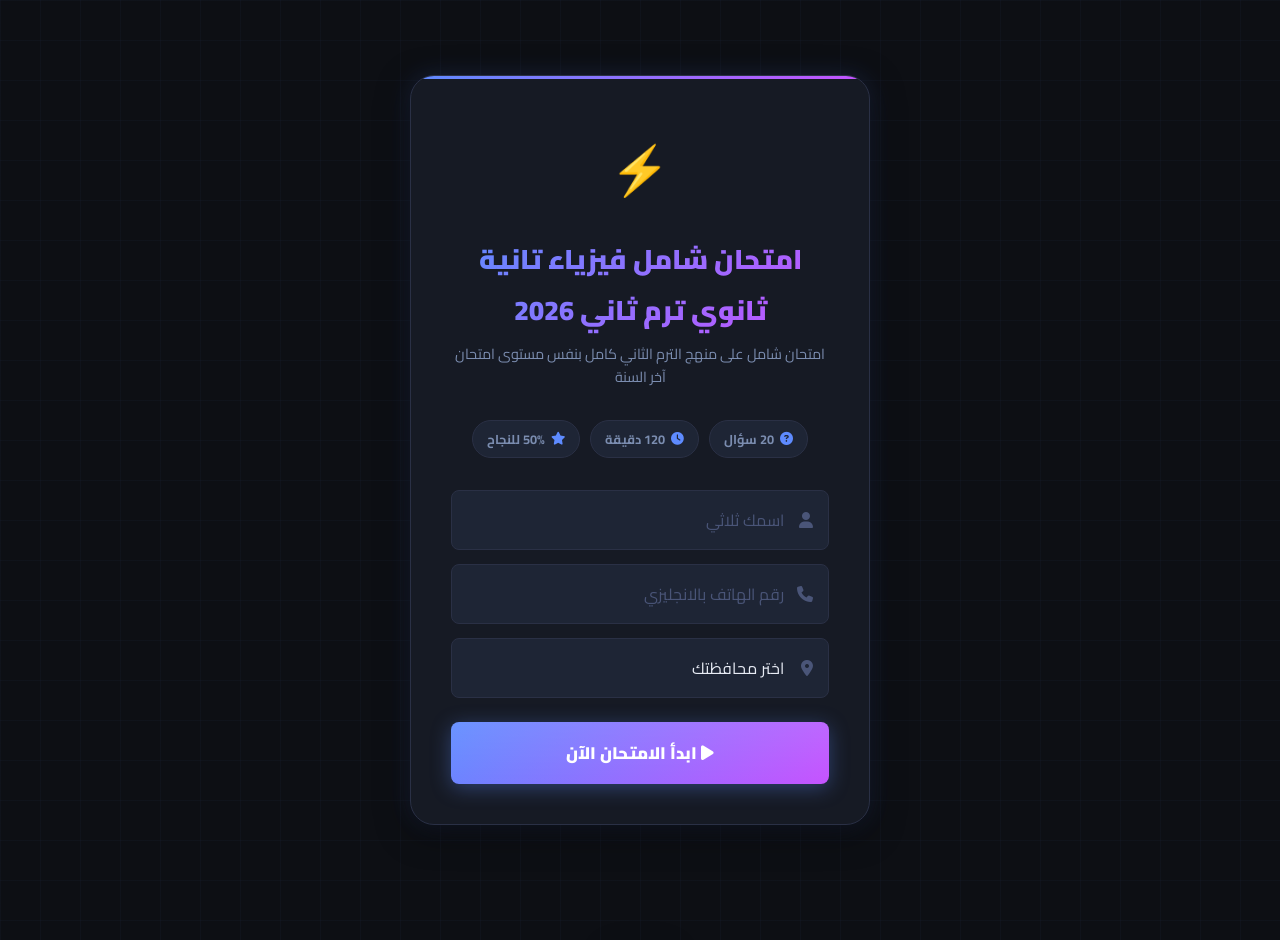
<file: final_exam.html>
<!DOCTYPE html>
<html lang="ar" dir="rtl">

<head>
    <meta charset="UTF-8" />
    <meta name="viewport" content="width=device-width, initial-scale=1.0" />
    <title>امتحان شامل فيزياء تانية ثانوي ترم ثاني 2026 - هكر الفيزياء</title>
    <link rel="icon" href="logo.png" type="image/png" />
    <link rel="preconnect" href="https://fonts.googleapis.com" />
    <link
        href="https://fonts.googleapis.com/css2?family=Cairo:wght@400;600;700;800;900&family=JetBrains+Mono:wght@400;700&display=swap"
        rel="stylesheet" />
    <link rel="stylesheet" href="https://cdnjs.cloudflare.com/ajax/libs/font-awesome/6.4.0/css/all.min.css" />

    <style>
        /* ============================================================
       CSS VARIABLES & RESET
    ============================================================ */
        :root {
            --bg: #0d0f14;
            --surface: #161a24;
            --surface2: #1e2535;
            --border: #2a3045;
            --border-glow: #3d4f7a;
            --accent: #5e8bff;
            --accent2: #c653ff;
            --accent-grad: linear-gradient(135deg, #5e8bff, #c653ff);
            --green: #22c55e;
            --red: #ef4444;
            --yellow: #f59e0b;
            --text: #e8ecf5;
            --text-muted: #7b8db0;
            --text-dim: #4a5578;
            --radius: 14px;
            --radius-sm: 8px;
            --shadow: 0 8px 32px rgba(0, 0, 0, 0.5);
            --shadow-glow: 0 0 24px rgba(94, 139, 255, 0.18);
            --font: 'Cairo', sans-serif;
            --mono: 'JetBrains Mono', monospace;
            --timer-color: #5e8bff;
        }

        *,
        *::before,
        *::after {
            box-sizing: border-box;
            margin: 0;
            padding: 0;
        }

        html {
            scroll-behavior: smooth;
        }

        body {
            font-family: var(--font);
            background: var(--bg);
            color: var(--text);
            min-height: 100vh;
            overflow-x: hidden;
            /* subtle grid texture */
            background-image:
                linear-gradient(rgba(94, 139, 255, 0.03) 1px, transparent 1px),
                linear-gradient(90deg, rgba(94, 139, 255, 0.03) 1px, transparent 1px);
            background-size: 40px 40px;
        }

        a {
            color: inherit;
            text-decoration: none;
        }

        button {
            font-family: var(--font);
            cursor: pointer;
        }

        input {
            font-family: var(--font);
        }

        /* ============================================================
       SCROLLBAR
    ============================================================ */
        ::-webkit-scrollbar {
            width: 6px;
        }

        ::-webkit-scrollbar-track {
            background: var(--bg);
        }

        ::-webkit-scrollbar-thumb {
            background: var(--border-glow);
            border-radius: 99px;
        }

        /* ============================================================
       STICKY HEADER / TIMER BAR
    ============================================================ */
        #exam-header {
            position: sticky;
            top: 0;
            z-index: 100;
            background: rgba(13, 15, 20, 0.92);
            backdrop-filter: blur(16px);
            border-bottom: 1px solid var(--border);
            padding: 14px 24px;
            /* 🔒 مخفي دايمًا بالـ default — CSS بيتحكم مش inline style */
            display: none !important;
            align-items: center;
            justify-content: space-between;
            gap: 16px;
        }

        /* ✅ بيظهر بس لما الامتحان يبدأ فعلاً */
        body.exam-active #exam-header {
            display: flex !important;
        }

        .header-title {
            font-size: 1rem;
            font-weight: 800;
            color: var(--text);
            display: flex;
            align-items: center;
            gap: 10px;
        }

        .header-title span {
            background: var(--accent-grad);
            -webkit-background-clip: text;
            background-clip: text;
            -webkit-text-fill-color: transparent;
        }

        /* Progress bar under header */
        #progress-track {
            position: absolute;
            bottom: 0;
            left: 0;
            height: 3px;
            width: 100%;
            background: var(--border);
        }

        #progress-fill {
            height: 100%;
            background: var(--accent-grad);
            transition: width 0.4s ease;
            width: 0%;
        }

        /* Timer */
        #timer-wrap {
            display: flex;
            align-items: center;
            gap: 10px;
            background: var(--surface2);
            border: 1px solid var(--border);
            border-radius: 50px;
            padding: 8px 18px;
            font-family: var(--mono);
            font-weight: 700;
            font-size: 1.1rem;
            color: var(--timer-color);
            transition: color 0.3s, border-color 0.3s, background 0.3s;
            min-width: 110px;
            justify-content: center;
        }

        #timer-wrap.warn {
            color: var(--yellow);
            border-color: var(--yellow);
            background: rgba(245, 158, 11, 0.08);
        }

        #timer-wrap.danger {
            color: var(--red);
            border-color: var(--red);
            background: rgba(239, 68, 68, 0.1);
            animation: timerPulse 1s infinite;
        }

        @keyframes timerPulse {

            0%,
            100% {
                box-shadow: none;
            }

            50% {
                box-shadow: 0 0 16px rgba(239, 68, 68, 0.4);
            }
        }

        /* Question counter chip */
        #q-counter {
            font-size: 0.85rem;
            color: var(--text-muted);
            background: var(--surface2);
            border: 1px solid var(--border);
            border-radius: 50px;
            padding: 6px 14px;
            font-weight: 700;
            white-space: nowrap;
        }

        /* ============================================================
       MAIN WRAPPER
    ============================================================ */
        #app {
            max-width: 780px;
            margin: 0 auto;
            padding: 40px 20px 80px;
        }

        /* ============================================================
       SCREEN HELPERS
    ============================================================ */
        .screen:not(.active) {
            display: none !important;
        }

        .screen.active {
            animation: fadeUp 0.4s ease both;
        }

        @keyframes fadeUp {
            from {
                opacity: 0;
                transform: translateY(18px);
            }

            to {
                opacity: 1;
                transform: translateY(0);
            }
        }

        /* ============================================================
       SCREEN: REGISTRATION
    ============================================================ */
        #screen-register {
            display: flex;
            flex-direction: column;
            align-items: center;
            justify-content: center;
            min-height: calc(100vh - 80px);
            text-align: center;
            gap: 0;
        }

        .register-card {
            background: var(--surface);
            border: 1px solid var(--border);
            border-radius: 24px;
            padding: 48px 40px 40px;
            max-width: 460px;
            width: 100%;
            box-shadow: var(--shadow), var(--shadow-glow);
            position: relative;
            overflow: hidden;
        }

        .register-card::before {
            content: '';
            position: absolute;
            top: 0;
            left: 0;
            right: 0;
            height: 3px;
            background: var(--accent-grad);
        }

        .register-icon {
            font-size: 3rem;
            margin-bottom: 20px;
            display: block;
            animation: iconFloat 3s ease-in-out infinite;
        }

        @keyframes iconFloat {

            0%,
            100% {
                transform: translateY(0);
            }

            50% {
                transform: translateY(-8px);
            }
        }

        .register-card h1 {
            font-size: 1.7rem;
            font-weight: 900;
            margin-bottom: 6px;
            background: var(--accent-grad);
            -webkit-background-clip: text;
            background-clip: text;
            -webkit-text-fill-color: transparent;
        }

        .register-card .subtitle {
            font-size: 0.9rem;
            color: var(--text-muted);
            margin-bottom: 32px;
            line-height: 1.6;
        }

        .exam-meta-chips {
            display: flex;
            justify-content: center;
            gap: 10px;
            flex-wrap: wrap;
            margin-bottom: 32px;
        }

        .chip {
            background: var(--surface2);
            border: 1px solid var(--border);
            border-radius: 50px;
            padding: 6px 14px;
            font-size: 0.8rem;
            font-weight: 700;
            color: var(--text-muted);
            display: flex;
            align-items: center;
            gap: 6px;
        }

        .chip i {
            color: var(--accent);
        }

        /* Form fields */
        .field-group {
            display: flex;
            flex-direction: column;
            gap: 14px;
            margin-bottom: 24px;
        }

        .field-wrap {
            position: relative;
        }

        .field-wrap i {
            position: absolute;
            right: 16px;
            top: 50%;
            transform: translateY(-50%);
            color: var(--text-dim);
            font-size: 1rem;
            pointer-events: none;
            transition: color 0.2s;
        }

        .field-wrap input {
            width: 100%;
            background: var(--surface2);
            border: 1px solid var(--border);
            border-radius: var(--radius-sm);
            padding: 14px 44px 14px 16px;
            font-size: 1rem;
            color: var(--text);
            outline: none;
            transition: border-color 0.2s, box-shadow 0.2s;
            direction: rtl;
        }

        .field-wrap input::placeholder {
            color: var(--text-dim);
        }

        .field-wrap input:focus {
            border-color: var(--accent);
            box-shadow: 0 0 0 3px rgba(94, 139, 255, 0.15);
        }

        .field-wrap input:focus+i {
            color: var(--accent);
        }

        /* warning message */
        #register-warning {
            color: var(--red);
            font-size: 0.85rem;
            margin-bottom: 16px;
            min-height: 20px;
            font-weight: 700;
            display: none;
        }

        /* ============================================================
       PRIMARY BUTTON
    ============================================================ */
        .btn-primary {
            width: 100%;
            background: var(--accent-grad);
            color: white;
            border: none;
            border-radius: var(--radius-sm);
            padding: 15px;
            font-size: 1.05rem;
            font-weight: 900;
            transition: opacity 0.2s, transform 0.15s, box-shadow 0.2s;
            box-shadow: 0 4px 20px rgba(94, 139, 255, 0.35);
            position: relative;
            overflow: hidden;
        }

        .btn-primary:hover {
            opacity: 0.92;
            transform: translateY(-1px);
            box-shadow: 0 6px 28px rgba(94, 139, 255, 0.45);
        }

        .btn-primary:active {
            transform: translateY(0);
        }

        .btn-primary::after {
            content: '';
            position: absolute;
            inset: 0;
            background: linear-gradient(rgba(255, 255, 255, 0.08), transparent);
        }

        /* ============================================================
       SCREEN: EXAM — TYPE B (STANDARD)
    ============================================================ */
        .question-card {
            background: var(--surface);
            border: 1px solid var(--border);
            border-radius: 20px;
            padding: 36px 32px 28px;
            box-shadow: var(--shadow);
            position: relative;
            overflow: hidden;
        }

        .question-card::before {
            content: '';
            position: absolute;
            top: 0;
            right: 0;
            width: 140px;
            height: 140px;
            background: radial-gradient(circle, rgba(94, 139, 255, 0.07) 0%, transparent 70%);
            pointer-events: none;
        }

        .q-number-badge {
            display: inline-flex;
            align-items: center;
            justify-content: center;
            background: var(--accent-grad);
            color: white;
            font-size: 0.8rem;
            font-weight: 900;
            width: 34px;
            height: 34px;
            border-radius: 50%;
            margin-bottom: 18px;
            font-family: var(--mono);
            flex-shrink: 0;
        }

        .q-header {
            display: flex;
            align-items: flex-start;
            gap: 14px;
            margin-bottom: 24px;
        }

        .q-text {
            font-size: 1.15rem;
            font-weight: 700;
            line-height: 1.75;
            color: var(--text);
            flex: 1;
        }

        .q-image {
            width: 100%;
            max-height: 260px;
            object-fit: contain;
            border-radius: var(--radius-sm);
            border: 1px solid var(--border);
            margin-bottom: 24px;
            background: var(--surface2);
        }

        /* Options */
        .options-grid {
            display: flex;
            flex-direction: column;
            gap: 12px;
        }

        .option-btn {
            display: flex;
            align-items: center;
            gap: 14px;
            background: var(--surface2);
            border: 1.5px solid var(--border);
            border-radius: var(--radius-sm);
            padding: 14px 18px;
            font-size: 1rem;
            font-weight: 600;
            color: var(--text);
            text-align: right;
            transition: border-color 0.2s, background 0.2s, transform 0.15s;
            cursor: pointer;
            width: 100%;
        }

        .option-btn:hover:not(:disabled) {
            border-color: var(--accent);
            background: rgba(94, 139, 255, 0.07);
            transform: translateX(-3px);
        }

        .option-btn .opt-letter {
            min-width: 32px;
            height: 32px;
            border-radius: 50%;
            background: var(--surface);
            border: 1.5px solid var(--border);
            display: flex;
            align-items: center;
            justify-content: center;
            font-family: var(--mono);
            font-size: 0.8rem;
            font-weight: 700;
            color: var(--text-muted);
            transition: 0.2s;
            flex-shrink: 0;
        }

        /* Selected */
        .option-btn.selected {
            border-color: var(--accent);
            background: rgba(94, 139, 255, 0.1);
        }

        .option-btn.selected .opt-letter {
            background: var(--accent);
            border-color: var(--accent);
            color: white;
        }

        /* After submit: correct / wrong */
        .option-btn.correct {
            border-color: var(--green) !important;
            background: rgba(34, 197, 94, 0.1) !important;
        }

        .option-btn.correct .opt-letter {
            background: var(--green) !important;
            border-color: var(--green) !important;
            color: white !important;
        }

        .option-btn.wrong {
            border-color: var(--red) !important;
            background: rgba(239, 68, 68, 0.08) !important;
        }

        .option-btn.wrong .opt-letter {
            background: var(--red) !important;
            border-color: var(--red) !important;
            color: white !important;
        }

        .option-btn img.opt-image {
            max-height: 60px;
            object-fit: contain;
            border-radius: 4px;
        }

        /* Option text (fills remaining space) */
        .opt-text {
            flex: 1;
            line-height: 1.5;
        }

        /* Explanation box */
        .explanation-box {
            margin-top: 20px;
            background: rgba(34, 197, 94, 0.07);
            border: 1px solid rgba(34, 197, 94, 0.3);
            border-radius: var(--radius-sm);
            padding: 14px 16px;
            font-size: 0.9rem;
            color: var(--text-muted);
            line-height: 1.65;
            display: none;
            animation: fadeUp 0.3s ease both;
        }

        .explanation-box .exp-label {
            color: var(--green);
            font-weight: 800;
            display: flex;
            align-items: center;
            gap: 6px;
            margin-bottom: 6px;
        }

        /* Navigation buttons */
        .nav-row {
            display: flex;
            justify-content: space-between;
            align-items: center;
            margin-top: 28px;
            gap: 12px;
        }

        .btn-nav {
            background: var(--surface2);
            border: 1px solid var(--border);
            border-radius: var(--radius-sm);
            padding: 12px 24px;
            font-size: 0.95rem;
            font-weight: 700;
            color: var(--text);
            transition: 0.2s;
            display: flex;
            align-items: center;
            gap: 8px;
        }

        .btn-nav:hover {
            border-color: var(--accent);
            background: rgba(94, 139, 255, 0.07);
        }

        .btn-nav:disabled {
            opacity: 0.3;
            cursor: not-allowed;
        }

        .btn-submit-exam {
            background: var(--accent-grad);
            color: white;
            border: none;
            border-radius: var(--radius-sm);
            padding: 13px 28px;
            font-size: 1rem;
            font-weight: 900;
            display: none;
            align-items: center;
            gap: 8px;
            transition: 0.2s;
            box-shadow: 0 4px 20px rgba(94, 139, 255, 0.3);
        }

        .btn-submit-exam:hover {
            transform: translateY(-1px);
            box-shadow: 0 6px 28px rgba(94, 139, 255, 0.45);
        }

        .btn-submit-exam.visible {
            display: flex;
        }

        /* Question map dots */
        #q-map {
            display: flex;
            flex-wrap: wrap;
            gap: 8px;
            margin-bottom: 28px;
            background: var(--surface);
            border: 1px solid var(--border);
            border-radius: var(--radius);
            padding: 16px;
        }

        .q-dot {
            width: 32px;
            height: 32px;
            border-radius: 6px;
            background: var(--surface2);
            border: 1.5px solid var(--border);
            font-size: 0.75rem;
            font-family: var(--mono);
            font-weight: 700;
            color: var(--text-dim);
            display: flex;
            align-items: center;
            justify-content: center;
            cursor: pointer;
            transition: 0.2s;
        }

        .q-dot:hover {
            border-color: var(--accent);
            color: var(--accent);
        }

        .q-dot.answered {
            background: rgba(94, 139, 255, 0.15);
            border-color: var(--accent);
            color: var(--accent);
        }

        .q-dot.current {
            background: var(--accent);
            border-color: var(--accent);
            color: white;
        }

        /* ============================================================
       SCREEN: EXAM — TYPE A (BUBBLE SHEET)
    ============================================================ */
        .exam-images-section {
            margin-bottom: 32px;
        }

        .exam-images-section h3 {
            font-size: 1rem;
            font-weight: 800;
            color: var(--text-muted);
            margin-bottom: 16px;
            display: flex;
            align-items: center;
            gap: 8px;
        }

        .exam-images-grid {
            display: flex;
            flex-direction: column;
            gap: 12px;
        }

        .exam-img {
            width: 100%;
            border-radius: var(--radius);
            border: 1px solid var(--border);
            display: block;
            cursor: zoom-in;
            transition: transform 0.2s;
        }

        .exam-img:hover {
            transform: scale(1.01);
        }

        /* Bubble Sheet */
        .bubble-sheet {
            background: var(--surface);
            border: 1px solid var(--border);
            border-radius: 20px;
            padding: 28px 24px;
            box-shadow: var(--shadow);
        }

        .bubble-sheet h3 {
            font-size: 1.1rem;
            font-weight: 900;
            margin-bottom: 20px;
            color: var(--text);
            display: flex;
            align-items: center;
            gap: 10px;
        }

        .bubble-row {
            display: flex;
            align-items: center;
            gap: 12px;
            padding: 10px 0;
            border-bottom: 1px solid var(--border);
            direction: rtl;
        }

        .bubble-row:last-child {
            border-bottom: none;
        }

        .bubble-q-num {
            font-family: var(--mono);
            font-size: 0.85rem;
            font-weight: 700;
            color: var(--text-muted);
            min-width: 32px;
            text-align: center;
        }

        .bubble-options {
            display: flex;
            gap: 10px;
        }

        .bubble-circle {
            width: 38px;
            height: 38px;
            border-radius: 50%;
            background: var(--surface2);
            border: 2px solid var(--border);
            display: flex;
            align-items: center;
            justify-content: center;
            font-size: 0.85rem;
            font-weight: 800;
            color: var(--text-muted);
            cursor: pointer;
            transition: 0.2s;
            flex-shrink: 0;
        }

        .bubble-circle:hover {
            border-color: var(--accent);
            color: var(--accent);
        }

        .bubble-circle.filled {
            background: var(--accent);
            border-color: var(--accent);
            color: white;
        }

        .bubble-circle.correct {
            background: var(--green) !important;
            border-color: var(--green) !important;
            color: white !important;
        }

        .bubble-circle.wrong {
            background: var(--red) !important;
            border-color: var(--red) !important;
            color: white !important;
        }

        .bubble-submit-row {
            margin-top: 28px;
            text-align: center;
        }

        /* ============================================================
       SCREEN: SUBMITTING (LOADING)
    ============================================================ */
        #screen-submitting {
            display: flex;
            flex-direction: column;
            align-items: center;
            justify-content: center;
            min-height: calc(100vh - 80px);
            text-align: center;
            gap: 20px;
        }

        .spinner {
            width: 56px;
            height: 56px;
            border: 4px solid var(--border);
            border-top-color: var(--accent);
            border-radius: 50%;
            animation: spin 0.8s linear infinite;
        }

        @keyframes spin {
            to {
                transform: rotate(360deg);
            }
        }

        #screen-submitting p {
            color: var(--text-muted);
            font-size: 1rem;
            font-weight: 600;
        }

        /* ============================================================
       SCREEN: RESULTS
    ============================================================ */
        #screen-results {
            display: flex;
            flex-direction: column;
            align-items: center;
            text-align: center;
        }

        .result-card {
            background: var(--surface);
            border: 1px solid var(--border);
            border-radius: 24px;
            padding: 48px 36px 36px;
            max-width: 500px;
            width: 100%;
            box-shadow: var(--shadow), var(--shadow-glow);
            position: relative;
            overflow: hidden;
            margin-bottom: 32px;
        }

        .result-card::before {
            content: '';
            position: absolute;
            top: 0;
            left: 0;
            right: 0;
            height: 3px;
            background: var(--accent-grad);
        }

        .result-emoji {
            font-size: 4rem;
            display: block;
            margin-bottom: 16px;
            animation: iconFloat 3s ease-in-out infinite;
        }

        .result-score-ring {
            position: relative;
            width: 140px;
            height: 140px;
            margin: 0 auto 20px;
        }

        .result-score-ring svg {
            width: 140px;
            height: 140px;
            transform: rotate(-90deg);
        }

        .score-bg-circle {
            fill: none;
            stroke: var(--surface2);
            stroke-width: 10;
        }

        .score-fill-circle {
            fill: none;
            stroke-width: 10;
            stroke-linecap: round;
            stroke-dasharray: 345;
            stroke-dashoffset: 345;
            transition: stroke-dashoffset 1.2s cubic-bezier(0.34, 1.56, 0.64, 1);
        }

        .score-text-wrap {
            position: absolute;
            inset: 0;
            display: flex;
            flex-direction: column;
            align-items: center;
            justify-content: center;
        }

        .score-percent {
            font-family: var(--mono);
            font-size: 1.8rem;
            font-weight: 700;
            color: var(--text);
            line-height: 1;
        }

        .score-label {
            font-size: 0.75rem;
            color: var(--text-muted);
            font-weight: 700;
            margin-top: 4px;
        }

        .result-name {
            font-size: 1.3rem;
            font-weight: 900;
            margin-bottom: 6px;
            background: var(--accent-grad);
            -webkit-background-clip: text;
            background-clip: text;
            -webkit-text-fill-color: transparent;
        }

        .result-detail {
            font-size: 0.9rem;
            color: var(--text-muted);
            margin-bottom: 24px;
            line-height: 1.7;
        }

        .result-stats {
            display: grid;
            grid-template-columns: repeat(3, 1fr);
            gap: 12px;
            margin-bottom: 24px;
        }

        .stat-box {
            background: var(--surface2);
            border: 1px solid var(--border);
            border-radius: var(--radius-sm);
            padding: 14px 10px;
        }

        .stat-box .stat-val {
            font-family: var(--mono);
            font-size: 1.4rem;
            font-weight: 700;
            margin-bottom: 4px;
        }

        .stat-box .stat-key {
            font-size: 0.75rem;
            color: var(--text-muted);
            font-weight: 700;
        }

        .stat-box.correct .stat-val {
            color: var(--green);
        }

        .stat-box.wrong .stat-val {
            color: var(--red);
        }

        .stat-box.score .stat-val {
            color: var(--accent);
        }

        .pass-badge {
            display: inline-flex;
            align-items: center;
            gap: 6px;
            padding: 8px 18px;
            border-radius: 50px;
            font-size: 0.9rem;
            font-weight: 800;
            margin-bottom: 20px;
        }

        .pass-badge.passed {
            background: rgba(34, 197, 94, 0.12);
            border: 1px solid var(--green);
            color: var(--green);
        }

        .pass-badge.failed {
            background: rgba(239, 68, 68, 0.1);
            border: 1px solid var(--red);
            color: var(--red);
        }

        /* Review answers section */
        #review-section {
            width: 100%;
            max-width: 780px;
        }

        #review-section h2 {
            font-size: 1.2rem;
            font-weight: 900;
            margin-bottom: 20px;
            color: var(--text);
            display: flex;
            align-items: center;
            gap: 10px;
        }

        /* ============================================================
       SCREEN: WAITING (showModelAnswer = false, submitted)
    ============================================================ */
        #screen-waiting {
            display: flex;
            flex-direction: column;
            align-items: center;
            justify-content: center;
            min-height: calc(100vh - 80px);
            text-align: center;
            padding: 40px 20px;
        }

        .waiting-card {
            background: var(--surface);
            border: 1px solid var(--border-glow);
            border-radius: 24px;
            padding: 48px 36px;
            max-width: 460px;
            width: 100%;
            box-shadow: var(--shadow), var(--shadow-glow);
            position: relative;
            overflow: hidden;
        }

        .waiting-card::before {
            content: '';
            position: absolute;
            top: 0;
            left: 0;
            right: 0;
            height: 3px;
            background: linear-gradient(135deg, #f59e0b, #c653ff);
        }

        .waiting-icon {
            font-size: 3.2rem;
            margin-bottom: 18px;
            display: block;
            animation: iconFloat 3s ease-in-out infinite;
        }

        .waiting-card h2 {
            font-size: 1.4rem;
            font-weight: 900;
            margin-bottom: 12px;
            color: var(--text);
        }

        .waiting-card .waiting-msg {
            font-size: 1rem;
            color: var(--text-muted);
            line-height: 1.75;
            margin-bottom: 28px;
        }

        .waiting-submitted-badge {
            display: inline-flex;
            align-items: center;
            gap: 8px;
            background: rgba(34, 197, 94, 0.1);
            border: 1px solid var(--green);
            color: var(--green);
            border-radius: 50px;
            padding: 8px 20px;
            font-size: 0.9rem;
            font-weight: 800;
            margin-bottom: 24px;
        }

        .waiting-name-display {
            font-size: 1.1rem;
            font-weight: 800;
            background: var(--accent-grad);
            -webkit-background-clip: text;
            background-clip: text;
            -webkit-text-fill-color: transparent;
            margin-bottom: 6px;
        }

        /* ============================================================
       SCREEN: LOCKED (Already submitted)
    ============================================================ */
        #screen-locked {
            display: flex;
            flex-direction: column;
            align-items: center;
            justify-content: center;
            min-height: calc(100vh - 80px);
            text-align: center;
            padding: 40px 20px;
        }

        .locked-card {
            background: var(--surface);
            border: 1px solid var(--border);
            border-radius: 24px;
            padding: 48px 36px;
            max-width: 420px;
            width: 100%;
            box-shadow: var(--shadow);
        }

        .locked-card .lock-icon {
            font-size: 3rem;
            margin-bottom: 16px;
            color: var(--yellow);
            display: block;
        }

        .locked-card h2 {
            font-size: 1.4rem;
            font-weight: 900;
            margin-bottom: 10px;
        }

        .locked-card p {
            color: var(--text-muted);
            line-height: 1.7;
            margin-bottom: 24px;
        }

        .prev-score-display {
            background: var(--surface2);
            border: 1px solid var(--border);
            border-radius: var(--radius-sm);
            padding: 20px;
            margin-bottom: 20px;
        }

        .prev-score-display .big-score {
            font-family: var(--mono);
            font-size: 2.5rem;
            font-weight: 700;
            color: var(--accent);
        }

        .prev-score-display .score-sub {
            font-size: 0.85rem;
            color: var(--text-muted);
            margin-top: 4px;
        }

        /* ============================================================
       NETWORK ERROR TOAST
    ============================================================ */
        #toast {
            position: fixed;
            bottom: 24px;
            left: 50%;
            transform: translateX(-50%) translateY(100px);
            background: #1e2535;
            border: 1px solid var(--border);
            border-radius: 50px;
            padding: 12px 24px;
            font-size: 0.9rem;
            font-weight: 700;
            color: var(--text);
            z-index: 9999;
            transition: transform 0.3s ease;
            white-space: nowrap;
            box-shadow: var(--shadow);
            display: flex;
            align-items: center;
            gap: 8px;
        }

        #toast.show {
            transform: translateX(-50%) translateY(0);
        }

        #toast.error {
            border-color: var(--red);
            color: var(--red);
        }

        #toast.success {
            border-color: var(--green);
            color: var(--green);
        }

        /* ============================================================
       UNANSWERED WARNING MODAL
    ============================================================ */
        #modal-overlay {
            position: fixed;
            inset: 0;
            background: rgba(0, 0, 0, 0.7);
            z-index: 1000;
            display: none;
            align-items: center;
            justify-content: center;
            padding: 20px;
            backdrop-filter: blur(4px);
        }

        #modal-overlay.open {
            display: flex;
        }

        .modal-card {
            background: var(--surface);
            border: 1px solid var(--border);
            border-radius: 20px;
            padding: 36px 28px 28px;
            max-width: 400px;
            width: 100%;
            text-align: center;
            box-shadow: var(--shadow);
            animation: fadeUp 0.3s ease;
        }

        .modal-card h3 {
            font-size: 1.2rem;
            font-weight: 900;
            margin-bottom: 10px;
            color: var(--yellow);
        }

        .modal-card p {
            color: var(--text-muted);
            font-size: 0.95rem;
            line-height: 1.6;
            margin-bottom: 24px;
        }

        .modal-btns {
            display: flex;
            gap: 12px;
            justify-content: center;
        }

        .btn-modal-cancel {
            background: var(--surface2);
            border: 1px solid var(--border);
            border-radius: var(--radius-sm);
            padding: 11px 22px;
            font-size: 0.95rem;
            font-weight: 700;
            color: var(--text);
            transition: 0.2s;
        }

        .btn-modal-cancel:hover {
            border-color: var(--accent);
        }

        .btn-modal-confirm {
            background: linear-gradient(135deg, var(--red), #c026d3);
            color: white;
            border: none;
            border-radius: var(--radius-sm);
            padding: 11px 22px;
            font-size: 0.95rem;
            font-weight: 900;
            transition: 0.2s;
            box-shadow: 0 4px 16px rgba(239, 68, 68, 0.3);
        }

        .btn-modal-confirm:hover {
            transform: translateY(-1px);
        }

        /* ============================================================
       RESPONSIVE
    ============================================================ */
        @media (max-width: 600px) {
            #app {
                padding: 20px 14px 60px;
            }

            .question-card {
                padding: 24px 18px 20px;
            }

            .register-card {
                padding: 32px 22px 28px;
            }

            .q-text {
                font-size: 1.05rem;
            }

            .result-stats {
                grid-template-columns: repeat(3, 1fr);
            }

            .bubble-circle {
                width: 34px;
                height: 34px;
                font-size: 0.8rem;
            }

            .bubble-options {
                gap: 7px;
            }

            #exam-header {
                padding: 12px 14px;
            }

            #q-counter {
                display: none;
            }
        }

        @media (max-width: 400px) {
            .result-stats {
                grid-template-columns: repeat(2, 1fr);
            }

            .bubble-options {
                gap: 5px;
            }

            .bubble-circle {
                width: 30px;
                height: 30px;
            }
        }

        /* ============================================================
        unanswered (missed) option style - for review mode
  ============================================================ */
        .option-btn.missed {
            border-color: var(--yellow) !important;
            background: rgba(245, 158, 11, 0.1) !important;
        }

        .option-btn.missed .opt-letter {
            background: var(--yellow) !important;
            border-color: var(--yellow) !important;
            color: #000 !important;
        }

        /* ستايل التفسير المخفي (Accordion) */
        .explanation-box {
            margin-top: 20px;
            background: rgba(0, 0, 0, 0.2);
            border: 1px solid var(--border);
            border-radius: var(--radius-sm);
            overflow: hidden;
            transition: 0.3s;
        }

        .exp-header {
            padding: 14px 16px;
            color: var(--green);
            font-weight: 800;
            cursor: pointer;
            display: flex;
            align-items: center;
            gap: 8px;
            user-select: none;
            transition: background 0.2s;
        }

        .exp-header:hover {
            background: rgba(34, 197, 94, 0.05);
        }

        .exp-content {
            padding: 0 16px;
            max-height: 0;
            opacity: 0;
            color: var(--text-muted);
            line-height: 1.65;
            transition: all 0.3s ease-in-out;
        }

        /* لما الطالب يدوس على التفسير الكلاس open بيضاف */
        .explanation-box.open .exp-content {
            max-height: 500px;
            opacity: 1;
            padding: 0 16px 16px 16px;
        }

        .explanation-box.open .exp-header i.fa-chevron-down {
            transform: rotate(180deg);
        }
    </style>
</head>

<body>

    <!-- ════════════════════════════════════════
       STICKY HEADER (Timer + Progress)
  ════════════════════════════════════════ -->
    <div id="exam-header">
        <div class="header-title">
            <i class="fa-solid fa-atom"
                style="background: var(--accent-grad); -webkit-background-clip: text; background-clip: text; -webkit-text-fill-color: transparent;"></i>
            <span id="header-exam-title">الامتحان</span>
        </div>
        <div id="q-counter">السؤال <span id="q-current">1</span> / <span id="q-total">10</span></div>
        <div id="timer-wrap">
            <i class="fa-solid fa-clock"></i>
            <span id="timer-display">15:00</span>
        </div>
        <div id="progress-track">
            <div id="progress-fill"></div>
        </div>
    </div>

    <div id="app">

        <!-- ════════════════════════════════════
         SCREEN 1: REGISTRATION
    ════════════════════════════════════ -->
        <div id="screen-register" class="screen active">
            <div class="register-card">
                <span class="register-icon">⚡</span>
                <h1 id="reg-title">اختبار مارس </h1>
                <p class="subtitle" id="reg-subtitle">الفصل الأول والثاني ودرس انعكاس وانكسار الضوء</p>

                <div class="exam-meta-chips">
                    <div class="chip"><i class="fa-solid fa-circle-question"></i> <span id="chip-qcount">10 أسئلة</span>
                    </div>
                    <div class="chip"><i class="fa-solid fa-clock"></i> <span id="chip-time">15 دقيقة</span></div>
                    <div class="chip"><i class="fa-solid fa-star"></i> <span id="chip-pass">50% للنجاح</span></div>
                </div>

                <div class="field-group">
                    <div class="field-wrap">
                        <input type="text" id="input-name" placeholder="اسمك ثلاثي" autocomplete="name" />
                        <i class="fa-solid fa-user"></i>
                    </div>
                    <div class="field-wrap">
                        <input type="tel" id="input-phone" placeholder="رقم الهاتف بالانجليزي" autocomplete="tel"
                            inputmode="numeric" />
                        <i class="fa-solid fa-phone"></i>
                    </div>
                    <div class="field-wrap">
                        <select id="input-gov" style="width:100%;background:var(--surface2);border:1px solid var(--border);border-radius:var(--radius-sm);padding:14px 44px 14px 16px;font-size:1rem;color:var(--text);outline:none;transition:border-color 0.2s,box-shadow 0.2s;direction:rtl;font-family:var(--font);appearance:none;-webkit-appearance:none;cursor:pointer;">
                            <option value="" disabled selected style="color:var(--text-dim);">اختر محافظتك</option>
                            <option value="القاهرة">القاهرة</option>
                            <option value="الجيزة">الجيزة</option>
                            <option value="الإسكندرية">الإسكندرية</option>
                            <option value="الدقهلية">الدقهلية</option>
                            <option value="البحيرة">البحيرة</option>
                            <option value="الشرقية">الشرقية</option>
                            <option value="القليوبية">القليوبية</option>
                            <option value="المنوفية">المنوفية</option>
                            <option value="الغربية">الغربية</option>
                            <option value="كفر الشيخ">كفر الشيخ</option>
                            <option value="دمياط">دمياط</option>
                            <option value="بورسعيد">بورسعيد</option>
                            <option value="الإسماعيلية">الإسماعيلية</option>
                            <option value="السويس">السويس</option>
                            <option value="شمال سيناء">شمال سيناء</option>
                            <option value="جنوب سيناء">جنوب سيناء</option>
                            <option value="المنيا">المنيا</option>
                            <option value="أسيوط">أسيوط</option>
                            <option value="سوهاج">سوهاج</option>
                            <option value="قنا">قنا</option>
                            <option value="الأقصر">الأقصر</option>
                            <option value="أسوان">أسوان</option>
                            <option value="البحر الأحمر">البحر الأحمر</option>
                            <option value="الوادي الجديد">الوادي الجديد</option>
                            <option value="مطروح">مطروح</option>
                            <option value="الفيوم">الفيوم</option>
                            <option value="بني سويف">بني سويف</option>
                        </select>
                        <i class="fa-solid fa-location-dot" style="pointer-events:none;position:absolute;right:16px;top:50%;transform:translateY(-50%);color:var(--text-dim);"></i>
                    </div>
                </div>

                <div id="register-warning"></div>

                <button class="btn-primary" onclick="startExam()">
                    <i class="fa-solid fa-play"></i> ابدأ الامتحان الآن
                </button>
            </div>
        </div>

        <!-- ════════════════════════════════════
         SCREEN 2A: STANDARD EXAM (Type B)
    ════════════════════════════════════ -->
        <div id="screen-standard" class="screen">
            <!-- Question map -->
            <div id="q-map"></div>

            <!-- Question card (dynamically rendered) -->
            <div id="question-render"></div>

            <!-- Navigation -->
            <div class="nav-row">
                <button class="btn-nav" id="btn-prev" onclick="navigateQ(-1)" disabled>
                    <i class="fa-solid fa-arrow-right"></i> السابق
                </button>
                <button class="btn-submit-exam" id="btn-submit-standard" onclick="requestSubmit()">
                    <i class="fa-solid fa-paper-plane"></i> تسليم الامتحان
                </button>
                <button class="btn-nav" id="btn-next" onclick="navigateQ(1)">
                    التالي <i class="fa-solid fa-arrow-left"></i>
                </button>
            </div>
        </div>

        <!-- ════════════════════════════════════
         SCREEN 2B: BUBBLE SHEET (Type A)
    ════════════════════════════════════ -->
        <div id="screen-bubble" class="screen">
            <div class="exam-images-section">
                <h3><i class="fa-solid fa-image"></i> ورقة الامتحان</h3>
                <div class="exam-images-grid" id="bubble-images"></div>
            </div>

            <div class="bubble-sheet">
                <h3><i class="fa-solid fa-table-cells"></i> ورقة الإجابات</h3>
                <div id="bubble-rows"></div>
                <div class="bubble-submit-row">
                    <button class="btn-primary" style="max-width:280px;margin:0 auto;" onclick="requestSubmit()">
                        <i class="fa-solid fa-paper-plane"></i> تسليم الامتحان
                    </button>
                </div>
            </div>
        </div>

        <!-- ════════════════════════════════════
         SCREEN 3: SUBMITTING
    ════════════════════════════════════ -->
        <div id="screen-submitting" class="screen">
            <div class="spinner"></div>
            <p>جاري تسليم الامتحان وحفظ نتيجتك…</p>
        </div>

        <!-- ════════════════════════════════════
         SCREEN 4: RESULTS
    ════════════════════════════════════ -->
        <div id="screen-results" class="screen">
            <div class="result-card">
                <span class="result-emoji" id="result-emoji">🎉</span>

                <div class="result-score-ring">
                    <svg viewBox="0 0 120 120">
                        <circle class="score-bg-circle" cx="60" cy="60" r="55" />
                        <circle class="score-fill-circle" id="score-arc" cx="60" cy="60" r="55" />
                    </svg>
                    <div class="score-text-wrap">
                        <div class="score-percent" id="score-percent-txt">0%</div>
                        <div class="score-label">نتيجتك</div>
                    </div>
                </div>

                <div class="result-name" id="result-name-display"></div>

                <div id="pass-badge-wrap"></div>

                <div class="result-stats">
                    <div class="stat-box correct">
                        <div class="stat-val" id="stat-correct">0</div>
                        <div class="stat-key">صح ✅</div>
                    </div>
                    <div class="stat-box wrong">
                        <div class="stat-val" id="stat-wrong">0</div>
                        <div class="stat-key">غلط ❌</div>
                    </div>
                    <div class="stat-box score">
                        <div class="stat-val" id="stat-score">0</div>
                        <div class="stat-key">/ <span id="stat-total">0</span></div>
                    </div>
                </div>

                <p class="result-detail" id="result-message"></p>
            </div>

            <!-- Review section (standard mode only) -->
            <div id="review-section">
                <h2><i class="fa-solid fa-magnifying-glass"></i> مراجعة الإجابات</h2>
                <div id="review-render"></div>
            </div>
        </div>

        <!-- ════════════════════════════════════
         SCREEN 4B: WAITING (showModelAnswer=false)
    ════════════════════════════════════ -->
        <div id="screen-waiting" class="screen">
            <div class="waiting-card">
                <span class="waiting-icon">⏳</span>
                <div class="waiting-submitted-badge">
                    <i class="fa-solid fa-circle-check"></i>
                    تم استلام إجاباتك بنجاح
                </div>
                <div class="waiting-name-display" id="waiting-name"></div>
                <h2>النتيجة غير متاحة الآن</h2>
                <p class="waiting-msg">
                    يرجى العودة بعد انتهاء وقت الامتحان لجميع الطلاب<br>
                    لمشاهدة نتيجتك والإجابات الصحيحة.
                </p>
                <a href="index.html">
                    <button class="btn-primary" style="max-width:260px;margin:0 auto;">
                        <i class="fa-solid fa-arrow-right"></i> العودة للمنصة
                    </button>
                </a>
            </div>
        </div>

        <!-- ════════════════════════════════════
         SCREEN 5: LOCKED
    ════════════════════════════════════ -->
        <div id="screen-locked" class="screen">
            <div class="locked-card">
                <span class="lock-icon"><i class="fa-solid fa-lock"></i></span>
                <h2>لقد سبق وأديت هذا الامتحان</h2>
                <p>يمكنك أداء الامتحان مرة واحدة فقط .</p>

                <div class="prev-score-display">
                    <div class="big-score" id="locked-score">—</div>
                    <div class="score-sub" id="locked-detail">—</div>
                </div>

                <a href="index.html">
                    <button class="btn-primary" style="max-width:260px;margin:0 auto;">
                        <i class="fa-solid fa-arrow-right"></i> العودة للمنصة
                    </button>
                </a>
            </div>
        </div>

    </div><!-- /#app -->

    <!-- ════════════════════════════════════
       UNANSWERED QUESTIONS MODAL
  ════════════════════════════════════ -->
    <div id="modal-overlay">
        <div class="modal-card">
            <h3><i class="fa-solid fa-triangle-exclamation"></i> أسئلة بدون إجابة!</h3>
            <p id="modal-message">لديك أسئلة لم تجب عليها. هل أنت متأكد من التسليم؟</p>
            <div class="modal-btns">
                <button class="btn-modal-cancel" onclick="closeModal()">رجوع</button>
                <button class="btn-modal-confirm" onclick="confirmSubmit()">تسليم الآن</button>
            </div>
        </div>
    </div>

    <!-- ════════════════════════════════════
       TOAST
  ════════════════════════════════════ -->
    <div id="toast"></div>


    <!-- ════════════════════════════════════
       LOAD EXAM CONFIG
  ════════════════════════════════════ -->
    <script src="final_exam-config.js"></script>

    <!-- ════════════════════════════════════
       EXAM ENGINE
  ════════════════════════════════════ -->
    <script>
        /* ============================================================
           EXAM ENGINE — هكر الفيزياء (النسخة الآمنة 🔒)
           التغييرات عن النسخة القديمة:
           ✅ حذف calculateScore() — التصحيح على السيرفر فقط
           ✅ confirmSubmit() يبعت الإجابات ويستنى الرد
           ✅ sendToServer() تستقبل النتيجة كاملة من Code.gs
           ✅ renderReview() تشتغل مع details الجاية من السيرفر
           ✅ زر retry لو الـ network فشل
        ============================================================ */

        // ─── State ───────────────────────────────────────────────────
        const State = {
            name: '',
            phone: '',
            governorate: '',    // 🗺️ محافظة الطالب
            studentId: '',      // 🔑 ID ثابت للجهاز — نفس الـ ID على كل browsers
            tabSwitchCount: 0,  // ⚠️ عدد مرات الخروج من صفحة الامتحان
            currentQ: 0,
            answers: {},
            timerInterval: null,
            secondsLeft: 0,
            submitted: false,
            questions: [],
        };

        // ═══════════════════════════════════════════════════════════
        //  generateDeviceId — بصمة الجهاز بدون localStorage
        //
        //  خصائص Hardware ثابتة مهما غيرت الـ browser:
        //  screen resolution, color depth, CPU cores, device memory,
        //  timezone, language, platform
        //  → SHA-256 → DEV-XXXXXXXXXXXXXXXX (نفس الجهاز = نفس الЭ ID على Chrome وFirefox وSafari)
        // ══════════════════════════════════════════════════════════
        async function generateDeviceId() {
            const props = [
                screen.width + 'x' + screen.height,
                screen.colorDepth,
                navigator.hardwareConcurrency || 0,
                navigator.deviceMemory || 0,
                Intl.DateTimeFormat().resolvedOptions().timeZone,
                navigator.language,
                navigator.platform || '',
            ].join('|');

            try {
                const buf = await crypto.subtle.digest('SHA-256', new TextEncoder().encode(props));
                const hex = Array.from(new Uint8Array(buf)).map(b => b.toString(16).padStart(2, '0')).join('');
                return 'DEV-' + hex.substring(0, 16).toUpperCase();
            } catch (e) {
                // fallback لو ممش على HTTPS
                let h = 0;
                for (let i = 0; i < props.length; i++) h = Math.imul(31, h) + props.charCodeAt(i) | 0;
                return 'DEV-' + Math.abs(h).toString(16).toUpperCase().padStart(8, '0');
            }
        }

        // ─── Helpers ─────────────────────────────────────────────────
        const $ = id => document.getElementById(id);
        const LETTERS = ['أ', 'ب', 'ج', 'د', 'هـ', 'و'];
        const AB_LETTERS = ['A', 'B', 'C', 'D', 'E', 'F'];

        function showScreen(id) {
            document.querySelectorAll('.screen').forEach(s => s.classList.remove('active'));
            $(id).classList.add('active');
        }

        function showToast(msg, type = '', duration = 3500) {
            const t = $('toast');
            t.textContent = '';
            t.className = 'show ' + type;
            const ico = document.createElement('i');
            ico.className = type === 'error' ? 'fa-solid fa-circle-xmark' : 'fa-solid fa-circle-check';
            t.appendChild(ico);
            t.appendChild(document.createTextNode(' ' + msg));
            clearTimeout(t._tid);
            t._tid = setTimeout(() => t.classList.remove('show'), duration);
        }

        function getStorageKey() {
            return 'exam_done__' + EXAM_CONFIG.id;
        }

        // ─── Boot ─────────────────────────────────────────────────────
        window.addEventListener('DOMContentLoaded', async () => {
            // ✅ تأكد إن exam-config.js اتحمل صح
            if (typeof EXAM_CONFIG === 'undefined') {
                document.body.innerHTML =
                    '<div style="color:#ef4444;text-align:center;padding:60px 20px;font-family:Cairo,sans-serif;">' +
                    '<h2>⚠️ خطأ في تحميل إعدادات الامتحان</h2>' +
                    '<p>تأكد إن ملف exam-config.js موجود في نفس المجلد.</p></div>';
                return;
            }

            // 🔑 توليد بصمة الجهاز فور تحميل الصفحة (مش مخزنة في أي مكان)
            State.studentId = await generateDeviceId();
            initAntiCheat();  // ⚠️ تفعيل رادار الخروج
const stored = localStorage.getItem(getStorageKey());
            if (stored) {
                try {
                    const data = JSON.parse(stored);
                    
                    // ── نتيجة كاملة موجودة (جاية من السيرفر) ─────────────────────────────────
                    if (data.submitted) {
                        if (EXAM_CONFIG.showModelAnswer) {
                            // ✅ showModelAnswer أصبح true — نعرض النتائج الكاملة مباشرة بدون أي تعديل محلي
                            // السيرفر صحح وبعت النتيجة مظبوطة، اعرضها زي ما هي
                            showResults(data.fullResult);
                        } else {
                            // 🔒 showModelAnswer لا يزال false — شاشة الانتظار
                            $('waiting-name').textContent = data.name || '';
                            document.body.classList.remove('exam-active');
                            showScreen('screen-waiting');
                        }
                        return;
                    }

                    // ── بيانات قديمة (نسخة سابقة من النظام بدون fullResult) ──
                    $('locked-score').textContent = (data.percent ?? '—') + '%';
                    $('locked-detail').textContent =
                        (data.name || '') + ' | ' +
                        (data.correct ?? '—') + ' صح من ' + (data.total ?? '—') + ' سؤال';
                } catch (e) { /* بيانات تالفة */ }
                document.body.classList.remove('exam-active');
                showScreen('screen-locked');
                return;
            }
            
            $('reg-title').textContent = EXAM_CONFIG.title;
            $('reg-subtitle').textContent = EXAM_CONFIG.subtitle;
            $('header-exam-title').textContent = EXAM_CONFIG.title;

            const qCount = EXAM_CONFIG.mode === 'bubble'
                ? EXAM_CONFIG.bubble.totalQuestions
                : EXAM_CONFIG.questions.length;

            $('chip-qcount').textContent = qCount + ' سؤال';
            $('chip-time').textContent = EXAM_CONFIG.duration + ' دقيقة';
            $('chip-pass').textContent = EXAM_CONFIG.passMark + '% للنجاح';

            showScreen('screen-register');
        });

        // ─── Registration ─────────────────────────────────────────────
        function startExam() {
            // ✅ حماية: تأكد إن EXAM_CONFIG اتحمل صح
            if (typeof EXAM_CONFIG === 'undefined') {
                alert('خطأ: ملف إعدادات الامتحان لم يُحمَّل. تأكد من وجود exam-config.js.');
                return;
            }

            const name = $('input-name').value.trim();
            const phone = $('input-phone').value.trim();
            const gov = $('input-gov').value;
            const warn = $('register-warning');

            warn.style.display = 'none';

            if (!name || name.length < 3) {
                warn.textContent = '⚠️ من فضلك أدخل اسمك الكامل (3 حروف على الأقل)';
                warn.style.display = 'block';
                return;
            }
            if (!phone || !/^[0-9+\s]{7,15}$/.test(phone)) {
                warn.textContent = '⚠️ من فضلك أدخل رقم هاتف صحيح';
                warn.style.display = 'block';
                return;
            }
            if (!gov) {
                warn.textContent = '⚠️ من فضلك اختر محافظتك';
                warn.style.display = 'block';
                return;
            }

            State.name = name;
            State.phone = phone;
            State.governorate = gov;

            // ✅ إظهار الهيدر بالـ class مش بـ inline style
            document.body.classList.add('exam-active');
            startTimer();

            if (EXAM_CONFIG.mode === 'bubble') {
                launchBubble();
            } else {
                launchStandard();
            }
        }

        // ─── Timer ────────────────────────────────────────────────────
        function startTimer() {
            State.secondsLeft = EXAM_CONFIG.duration * 60;
            renderTimer();

            State.timerInterval = setInterval(() => {
                State.secondsLeft--;
                renderTimer();

                const tw = $('timer-wrap');
                const ratio = State.secondsLeft / (EXAM_CONFIG.duration * 60);
                tw.classList.toggle('warn', ratio <= 0.33 && ratio > 0.15);
                tw.classList.toggle('danger', ratio <= 0.15);

                if (State.secondsLeft <= 0) {
                    clearInterval(State.timerInterval);
                    showToast('انتهى الوقت! جاري التسليم التلقائي…', 'error', 4000);
                    setTimeout(confirmSubmit, 1500);
                }
            }, 1000);
        }

        function renderTimer() {
            const m = String(Math.floor(State.secondsLeft / 60)).padStart(2, '0');
            const s = String(State.secondsLeft % 60).padStart(2, '0');
            $('timer-display').textContent = m + ':' + s;
        }

        // ═══════════════════════════════════════════════════════════
        //  TYPE B — STANDARD MODE
        // ═══════════════════════════════════════════════════════════
        function launchStandard() {
            State.questions = JSON.parse(JSON.stringify(EXAM_CONFIG.questions));
            $('q-total').textContent = State.questions.length;
            buildQMap();
            renderQuestion(0);
            showScreen('screen-standard');
            updateProgress();
        }

        function buildQMap() {
            const map = $('q-map');
            map.innerHTML = '';
            State.questions.forEach((_, i) => {
                const dot = document.createElement('div');
                dot.className = 'q-dot' + (i === 0 ? ' current' : '');
                dot.id = 'dot-' + i;
                dot.textContent = i + 1;
                dot.onclick = () => navigateToQ(i);
                map.appendChild(dot);
            });
        }

        function renderQuestion(index) {
            State.currentQ = index;
            const q = State.questions[index];
            const total = State.questions.length;

            $('q-current').textContent = index + 1;
            updateProgress();

            document.querySelectorAll('.q-dot').forEach((d, i) => {
                d.classList.toggle('current', i === index);
                d.classList.toggle('answered', i !== index && State.answers[i] !== undefined);
            });

            $('btn-prev').disabled = index === 0;
            $('btn-next').style.display = index === total - 1 ? 'none' : 'flex';
            const submitBtn = $('btn-submit-standard');
            index === total - 1
                ? submitBtn.classList.add('visible')
                : submitBtn.classList.remove('visible');

            const answered = State.answers[index];
            let html = '<div class="question-card">';
            html += '<div class="q-header">';
            html += '<div class="q-number-badge">' + (index + 1) + '</div>';
            html += '<div class="q-text">' + escapeHtml(q.text) + '</div>';
            html += '</div>';

            if (q.image) html += '<img class="q-image" src="' + q.image + '" alt="صورة السؤال" />';

            html += '<div class="options-grid">';
            q.options.forEach((opt, oi) => {
                const isSelected = answered === oi;
                html += '<button class="option-btn' + (isSelected ? ' selected' : '') + '" ';
                html += 'onclick="selectOption(' + index + ',' + oi + ')" id="opt-' + index + '-' + oi + '">';
                html += '<div class="opt-letter">' + LETTERS[oi] + '</div>';
                html += '<div class="opt-text">';
                if (opt.image) html += '<img class="opt-image" src="' + opt.image + '" alt=""/> ';
                html += escapeHtml(opt.text);
                html += '</div></button>';
            });
            html += '</div></div>';

            $('question-render').innerHTML = html;
        }

        function selectOption(qIndex, optIndex) {
            State.answers[qIndex] = optIndex;
            State.questions[qIndex].options.forEach((_, oi) => {
                const btn = document.getElementById('opt-' + qIndex + '-' + oi);
                if (btn) btn.classList.toggle('selected', oi === optIndex);
            });
            const dot = $('dot-' + qIndex);
            if (dot) { dot.classList.add('answered'); dot.classList.remove('current'); }
            updateProgress();
        }

        function navigateQ(dir) {
            const newIndex = State.currentQ + dir;
            if (newIndex >= 0 && newIndex < State.questions.length) renderQuestion(newIndex);
        }

        function navigateToQ(i) { renderQuestion(i); }

        function updateProgress() {
            const total = EXAM_CONFIG.mode === 'bubble'
                ? EXAM_CONFIG.bubble.totalQuestions
                : (State.questions.length || EXAM_CONFIG.questions.length);
            const answered = Object.keys(State.answers).length;
            $('progress-fill').style.width = (total > 0 ? (answered / total) * 100 : 0) + '%';
        }

        // ═══════════════════════════════════════════════════════════
        //  TYPE A — BUBBLE SHEET MODE
        // ═══════════════════════════════════════════════════════════
        function launchBubble() {
            const cfg = EXAM_CONFIG.bubble;
            const imgGrid = $('bubble-images');
            imgGrid.innerHTML = '';
            cfg.examImages.forEach(src => {
                const img = document.createElement('img');
                img.className = 'exam-img';
                img.src = src;
                img.alt = 'ورقة الامتحان';
                img.onclick = () => window.open(src, '_blank');
                imgGrid.appendChild(img);
            });

            const rows = $('bubble-rows');
            rows.innerHTML = '';
            for (let qi = 0; qi < cfg.totalQuestions; qi++) {
                const row = document.createElement('div');
                row.className = 'bubble-row';
                row.innerHTML = '<span class="bubble-q-num">Q' + (qi + 1) + '</span>';
                const opts = document.createElement('div');
                opts.className = 'bubble-options';
                for (let oi = 0; oi < cfg.optionsPerQ; oi++) {
                    const circle = document.createElement('div');
                    circle.className = 'bubble-circle';
                    circle.id = 'bubble-' + qi + '-' + oi;
                    circle.textContent = AB_LETTERS[oi];
                    circle.onclick = () => fillBubble(qi, oi);
                    opts.appendChild(circle);
                }
                row.appendChild(opts);
                rows.appendChild(row);
            }
            showScreen('screen-bubble');
            updateProgress();
        }

        function fillBubble(qi, oi) {
            const cfg = EXAM_CONFIG.bubble;
            for (let x = 0; x < cfg.optionsPerQ; x++) {
                const c = $('bubble-' + qi + '-' + x);
                if (c) c.classList.remove('filled');
            }
            $('bubble-' + qi + '-' + oi).classList.add('filled');
            State.answers[qi] = oi;
            updateProgress();
        }

        // ═══════════════════════════════════════════════════════════
        //  SUBMIT FLOW
        // ═══════════════════════════════════════════════════════════
        function requestSubmit() {
            const totalQ = EXAM_CONFIG.mode === 'bubble'
                ? EXAM_CONFIG.bubble.totalQuestions
                : State.questions.length;
            const unanswered = totalQ - Object.keys(State.answers).length;

            if (unanswered > 0) {
                $('modal-message').textContent =
                    'لديك ' + unanswered + ' سؤال' + (unanswered === 1 ? '' : ' أسئلة') +
                    ' لم تجب عليها. هل أنت متأكد من التسليم؟';
                $('modal-overlay').classList.add('open');
            } else {
                confirmSubmit();
            }
        }

        function closeModal() { $('modal-overlay').classList.remove('open'); }

        // ─── ✅ confirmSubmit المعدّلة — بتبعت للسيرفر وتستنى ────────
        function confirmSubmit() {
            if (State.submitted) return;
            State.submitted = true;
            closeModal();
            clearInterval(State.timerInterval);
            $('exam-header').style.display = 'none';

            // بناء الـ payload — إجابات الطالب بس، بدون أي تصحيح هنا
            const payload = buildPayload();

            // حفظ مؤقت لحماية من تكرار المحاولة
            localStorage.setItem(getStorageKey() + '_pending', JSON.stringify({ name: State.name }));

            showScreen('screen-submitting');
            sendToServer(payload);
        }

        // ─── ✅ buildPayload — يجمع الإجابات بدون correct ───────────
        function buildPayload() {
            const payload = {
                examId: EXAM_CONFIG.id,
                mode: EXAM_CONFIG.mode,
                studentName: State.name,
                phone: State.phone,
                governorate: State.governorate,           // 🗺️ المحافظة
                deviceFingerprint: State.studentId,   // 🔒 بصمة الجهاز
                tabSwitchCount: State.tabSwitchCount, // ⚠️ عدد مرات الخروج
            };

            if (EXAM_CONFIG.mode === 'bubble') {
                for (let qi = 0; qi < EXAM_CONFIG.bubble.totalQuestions; qi++) {
                    const chosen = State.answers[qi];
                    payload['Q' + (qi + 1) + '_Answer'] =
                        chosen !== undefined ? AB_LETTERS[chosen] : 'لم يجب';
                }
            } else {
                State.questions.forEach((q, qi) => {
                    const chosen = State.answers[qi];
                    payload['Q' + (qi + 1) + '_Answer'] =
                        chosen !== undefined ? LETTERS[chosen] : 'لم يجب';
                });
            }

            return payload;
        }

        // ─── ✅ sendToServer — يبعت ويستنى النتيجة من Code.gs ────────
        // Google Apps Script لا يدعم CORS مع JSON POST مباشرة.
        // الحل: نبعت كـ FormData — GAS يقرأه من e.parameter.data
        function sendToServer(payload) {
            const formData = new FormData();
            formData.append('data', JSON.stringify(payload));

            fetch(EXAM_CONFIG.sheetsURL, {
                method: 'POST',
                body: formData,
                // ✅ بدون Content-Type header — المتصفح بيحطه تلقائيًا مع FormData
                // ✅ بدون mode:no-cors — عشان نقدر نقرأ الـ response
            })
                .then(res => {
                    if (!res.ok) throw new Error('HTTP ' + res.status);
                    return res.json();
                })
                .then(data => {
                    if (data.status === 'success' && data.result) {
                        const result = {
                            ...data.result,
                            name: State.name,
                            phone: State.phone,
                        };
                        saveToLocalStorage(result);
                        localStorage.removeItem(getStorageKey() + '_pending');

                        if (EXAM_CONFIG.showModelAnswer) {
                            // ✅ عرض كامل — درجة + إجابات صحيحة + مراجعة
                            showResults(result);
                        } else {
                            // 🔒 إخفاء النتيجة — شاشة الانتظار فقط
                            $('waiting-name').textContent = State.name;
                            showScreen('screen-waiting');
                        }
                    } else {
                        handleNetworkError(payload, data.message || 'خطأ من السيرفر');
                    }
                })
                .catch(err => {
                    handleNetworkError(payload, err.toString());
                });
        }

        // ─── معالجة فشل الإرسال مع زر Retry ─────────────────────────
        function handleNetworkError(payload, errMsg) {
            console.error('Submit error:', errMsg);
            const screen = $('screen-submitting');
            screen.querySelector('p').innerHTML =
                '⚠️ تعذّر الاتصال بالسيرفر.<br>' +
                '<small style="color:var(--text-muted)">إجاباتك محفوظة — جرّب مرة أخرى.</small>';

            // إزالة أي زر retry قديم
            const old = screen.querySelector('.retry-btn');
            if (old) old.remove();

            const retryBtn = document.createElement('button');
            retryBtn.className = 'btn-primary retry-btn';
            retryBtn.style.cssText = 'max-width:220px;margin:16px auto 0;';
            retryBtn.innerHTML = '<i class="fa-solid fa-rotate-right"></i> إعادة المحاولة';
            retryBtn.onclick = () => {
                screen.querySelector('p').textContent = 'جاري إعادة الإرسال…';
                retryBtn.remove();
                sendToServer(payload);
            };
            screen.appendChild(retryBtn);
        }

        // ─── saveToLocalStorage (تُستدعى من sendToServer بعد النجاح) ──
        function saveToLocalStorage(result) {
            // نحفظ كل البيانات دايمًا — العرض يتحكم فيه showModelAnswer
            localStorage.setItem(getStorageKey(), JSON.stringify({
                submitted: true,
                name: result.name,
                correct: result.correct,
                total: result.total,
                percent: result.percent,
                // fullResult يحتوي على details والإجابات الصحيحة
                // لا يُعرض إلا لما showModelAnswer = true
                fullResult: result,
            }));
        }

        // ═══════════════════════════════════════════════════════════
        //  RESULTS SCREEN
        // ═══════════════════════════════════════════════════════════
        function showResults(result) {
            showScreen('screen-results');

            $('result-emoji').textContent =
                result.percent === 100 ? '🏆' :
                    result.percent >= 80 ? '🎉' :
                        result.percent >= 50 ? '👍' : '📚';

            // Score ring
            const arc = $('score-arc');
            const circumference = 345;
            if (!document.getElementById('grad-pass')) {
                const svg = arc.closest('svg');
                const defs = document.createElementNS('http://www.w3.org/2000/svg', 'defs');
                defs.innerHTML = `
                <linearGradient id="grad-pass" x1="0%" y1="0%" x2="100%" y2="0%">
                    <stop offset="0%"   stop-color="#5e8bff"/>
                    <stop offset="100%" stop-color="#c653ff"/>
                </linearGradient>`;
                svg.prepend(defs);
            }
            arc.style.stroke = result.passed ? 'url(#grad-pass)' : 'var(--red)';
            requestAnimationFrame(() => {
                setTimeout(() => {
                    arc.style.strokeDashoffset =
                        circumference - (result.percent / 100) * circumference;
                }, 100);
            });

            // Animate counter
            let counter = 0;
            const target = result.percent;
            const step = Math.max(1, Math.floor(target / 60));
            const tick = setInterval(() => {
                counter = Math.min(counter + step, target);
                $('score-percent-txt').textContent = counter + '%';
                if (counter >= target) clearInterval(tick);
            }, 20);

            // Stats
            $('result-name-display').textContent = result.name;
            $('stat-correct').textContent = result.correct;
            $('stat-wrong').textContent = result.wrong;
            $('stat-score').textContent = result.correct;
            $('stat-total').textContent = result.total;

            $('pass-badge-wrap').innerHTML = result.passed
                ? '<div class="pass-badge passed"><i class="fa-solid fa-circle-check"></i> ناجح 🎊</div>'
                : '<div class="pass-badge failed"><i class="fa-solid fa-circle-xmark"></i> لم تنجح هذه المرة</div>';

            $('result-message').textContent =
                result.percent === 100 ? 'عاااش عليك يا بطل 🏆' :
                    result.percent >= 80 ? 'أداء رائع! استمر على هذا المستوى 🔥' :
                        result.percent >= 50 ? 'حصلت على درجة مقبولة. راجع الأسئلة اللي غلطت فيها 📖' :
                            'محتاج تراجع الدرس أكتر. أنت قادر تعملها 💪';

            // ✅ مراجعة الإجابات — details جاية من السيرفر
            if (result.details && result.details.length > 0) {
                renderReview(result.details);
            } else {
                $('review-section').style.display = 'none';
            }

            if (result.percent >= 80) triggerConfetti();
        }

        function renderReview(details) {
            const container = $('review-render');

            // 🛡️ guard
            if (!Array.isArray(details) || details.length === 0) {
                container.innerHTML = '<div class="empty-state">لا توجد بيانات للمراجعة</div>';
                return;
            }

            // ✅ نحسب مرة واحدة
            const questionsSource = (State.questions && State.questions.length > 0)
                ? State.questions
                : EXAM_CONFIG.questions;

            // ✅ نحولها lookup بالـ id أو qNumber (fallback)
            const questionsMap = new Map();
            questionsSource.forEach((q, index) => {
                const key = q.id ?? (index + 1);
                questionsMap.set(key, q);
            });

            const htmlParts = [];

            details.forEach(d => {
                const qObj = questionsMap.get(d.qId ?? d.qNumber);

                if (!qObj) {
                    htmlParts.push(`
                <div class="question-card error">
                    <div class="q-header">
                        <div class="q-number-badge">${d.qNumber ?? '-'}</div>
                        <div class="q-text">السؤال غير متوفر</div>
                    </div>
                </div>
            `);
                    return;
                }

                // 🛑 تظبيط حالة السؤال (هل هو صح، غلط، ولا متساب فاضي؟)
                const isUnanswered = d.studentAns === 'لم يجب' || !d.studentAns;
                const isCorrect = d.isCorrect;

                // 🎨 تلوين الكارت من بره
                let borderColor = isCorrect ? 'var(--green)' : (isUnanswered ? 'var(--yellow)' : 'var(--red)');
                let bgColor = isCorrect ? 'rgba(34, 197, 94, 0.05)' : (isUnanswered ? 'rgba(245, 158, 11, 0.05)' : 'rgba(239, 68, 68, 0.05)');

                htmlParts.push(`<div class="question-card" style="border-color: ${borderColor}; background: ${bgColor};">`);

                // header
                htmlParts.push(`
            <div class="q-header" style="align-items: center;">
                <div class="q-number-badge" style="margin-bottom:0;">${d.qNumber}</div>
        `);

                // ⚠️ أيقونة الحالة جنب رقم السؤال
                if (isCorrect) {
                    htmlParts.push('<div style="color:var(--green); font-size:1.4rem; margin:0 12px;"><i class="fa-solid fa-check"></i></div>');
                } else if (isUnanswered) {
                    htmlParts.push('<div style="background:var(--yellow); color:#000; font-size:0.8rem; font-weight:800; padding:4px 12px; border-radius:50px; margin:0 12px;">لم تُجب ⚠️</div>');
                } else {
                    htmlParts.push('<div style="color:var(--red); font-size:1.4rem; margin:0 12px;"><i class="fa-solid fa-xmark"></i></div>');
                }

                htmlParts.push(`<div class="q-text">${escapeHtml(qObj.text)}</div></div>`);

                // صورة السؤال
                if (qObj.image && isSafeUrl(qObj.image)) {
                    htmlParts.push(`<img class="q-image" loading="lazy" src="${qObj.image}" alt="صورة السؤال">`);
                }

                // الخيارات
                if (Array.isArray(qObj.options)) {
                    htmlParts.push('<div class="options-grid">');

                    qObj.options.forEach((opt, oi) => {
                        const letter = EXAM_CONFIG.mode === 'bubble' ? AB_LETTERS[oi] : LETTERS[oi];

                        const studentPicked = d.studentAns === letter;
                        const isOptCorrect = d.correctAns === letter;

                        let cls = 'option-btn';
                        if (isOptCorrect) cls += ' correct';
                        else if (studentPicked && !isOptCorrect) cls += ' wrong';
                        else if (isUnanswered && isOptCorrect) cls += ' missed'; // للإجابة الصح اللي سابها

                        // بهتان للخيارات الغلط لو هو مجاوبش أصلاً عشان الصح يبرز
                        let extraStyle = (isUnanswered && !isOptCorrect) ? 'style="opacity: 0.5;"' : '';

                        htmlParts.push(`<button class="${cls}" disabled ${extraStyle}>`);
                        htmlParts.push(`<div class="opt-letter">${letter}</div>`);
                        htmlParts.push('<div class="opt-text">');

                        if (opt.image && isSafeUrl(opt.image)) {
                            htmlParts.push(`<img class="opt-image" loading="lazy" src="${opt.image}" alt="صورة خيار">`);
                        }

                        htmlParts.push(escapeHtml(opt.text || ''));
                        htmlParts.push('</div></button>');
                    });

                    htmlParts.push('</div>');
                }

                // التفسير (toggle)
                if (d.explanation) {
                    htmlParts.push(`
                <div class="explanation-box">
                    <div class="exp-header" onclick="this.parentElement.classList.toggle('open')">
                        <i class="fa-solid fa-lightbulb"></i> عرض التفسير
                        <i class="fa-solid fa-chevron-down" style="margin-right:auto; font-size:0.8rem;"></i>
                    </div>
                    <div class="exp-content">
                        ${escapeHtml(d.explanation)}
                    </div>
                </div>
            `);
                }

                htmlParts.push('</div>');
            });

            container.innerHTML = htmlParts.join('');
            container.scrollIntoView({ behavior: 'smooth' });
        }

        function isSafeUrl(url) {
            try {
                const u = new URL(url, window.location.origin);
                return ['http:', 'https:', 'data:'].includes(u.protocol);
            } catch {
                return false;
            }
        }

        // ─── Confetti ─────────────────────────────────────────────────
        function triggerConfetti() {
            const colors = ['#5e8bff', '#c653ff', '#22c55e', '#f59e0b', '#fff'];
            for (let i = 0; i < 70; i++) {
                const el = document.createElement('div');
                const size = Math.random() * 10 + 5;
                el.style.cssText = [
                    'position:fixed',
                    'width:' + size + 'px',
                    'height:' + size + 'px',
                    'background:' + colors[Math.floor(Math.random() * colors.length)],
                    'border-radius:' + (Math.random() > 0.5 ? '50%' : '2px'),
                    'top:-20px',
                    'left:' + (Math.random() * 100) + 'vw',
                    'z-index:99999',
                    'pointer-events:none',
                    'animation:cfall ' + (Math.random() * 2.5 + 1.5) + 's ease-in '
                    + (Math.random() * 1.2) + 's forwards'
                ].join(';');
                document.body.appendChild(el);
                setTimeout(() => el.remove(), 5000);
            }
            if (!document.getElementById('confetti-style')) {
                const s = document.createElement('style');
                s.id = 'confetti-style';
                s.textContent = '@keyframes cfall{0%{transform:translateY(0) rotate(0);}100%{transform:translateY(105vh) rotate(720deg);opacity:0;}}';
                document.head.appendChild(s);
            }
        }

        // ══════════════════════════════════════════════════════════
        //  initAntiCheat — رادار تتبع الخروج من صفحة الامتحان
        //  بيشتغل بس لما يكون body.exam-active — عشان ميتعدش قبل / بعد الامتحان
        // ══════════════════════════════════════════════════════════
        function initAntiCheat() {
            // ── إنشاء بانر التحذير مرة واحدة (JavaScript) —————
            if (!document.getElementById('tab-warning-banner')) {
                const banner = document.createElement('div');
                banner.id = 'tab-warning-banner';
                banner.style.cssText = [
                    'display:none',
                    'position:fixed',
                    'top:0', 'left:0', 'right:0',
                    'z-index:99999',
                    'background:#b91c1c',
                    'color:#fff',
                    'font-family:Cairo,sans-serif',
                    'font-size:0.95rem',
                    'font-weight:800',
                    'padding:14px 24px',
                    'text-align:center',
                    'box-shadow:0 4px 20px rgba(185,28,28,0.5)',
                    'animation:bannerIn 0.3s ease',
                ].join(';');
                document.body.appendChild(banner);

                // CSS animation للبانر
                if (!document.getElementById('anti-cheat-style')) {
                    const s = document.createElement('style');
                    s.id = 'anti-cheat-style';
                    s.textContent = '@keyframes bannerIn{from{transform:translateY(-100%);opacity:0}to{transform:translateY(0);opacity:1}}';
                    document.head.appendChild(s);
                }
            }

            // ── Visibility change listener ——————————————————————
            document.addEventListener('visibilitychange', () => {
                // ميشغلش غير لما يكون الامتحان شغال
                if (!document.body.classList.contains('exam-active')) return;

                if (document.hidden) {
                    // الطالب خرج — نعد العداد
                    State.tabSwitchCount++;
                } else {
                    // الطالب رجع — نعرض التحذير
                    const banner = document.getElementById('tab-warning-banner');
                    if (banner) {
                        banner.innerHTML = '\u26a0\ufe0f تم تسجيل خروجك من الصفحة &nbsp;<strong>(المرة ' + State.tabSwitchCount + ')</strong>&nbsp; وسيتم إرسال هذا للمشرف';
                        banner.style.display = 'block';
                        clearTimeout(banner._tid);
                        banner._tid = setTimeout(() => { banner.style.display = 'none'; }, 6000);
                    }
                    showToast('\u26a0\ufe0f خروجك من الصفحة تم تسجيله! (المرة ' + State.tabSwitchCount + ')', 'error', 5000);
                }
            });
        }

        // ─── Utility ──────────────────────────────────────────────────
        function escapeHtml(str) {
            if (!str) return '';
            return str
                .replace(/&/g, '&amp;')
                .replace(/</g, '&lt;')
                .replace(/>/g, '&gt;')
                .replace(/"/g, '&quot;');
        }
    </script>

</body>

</html>
</file>
